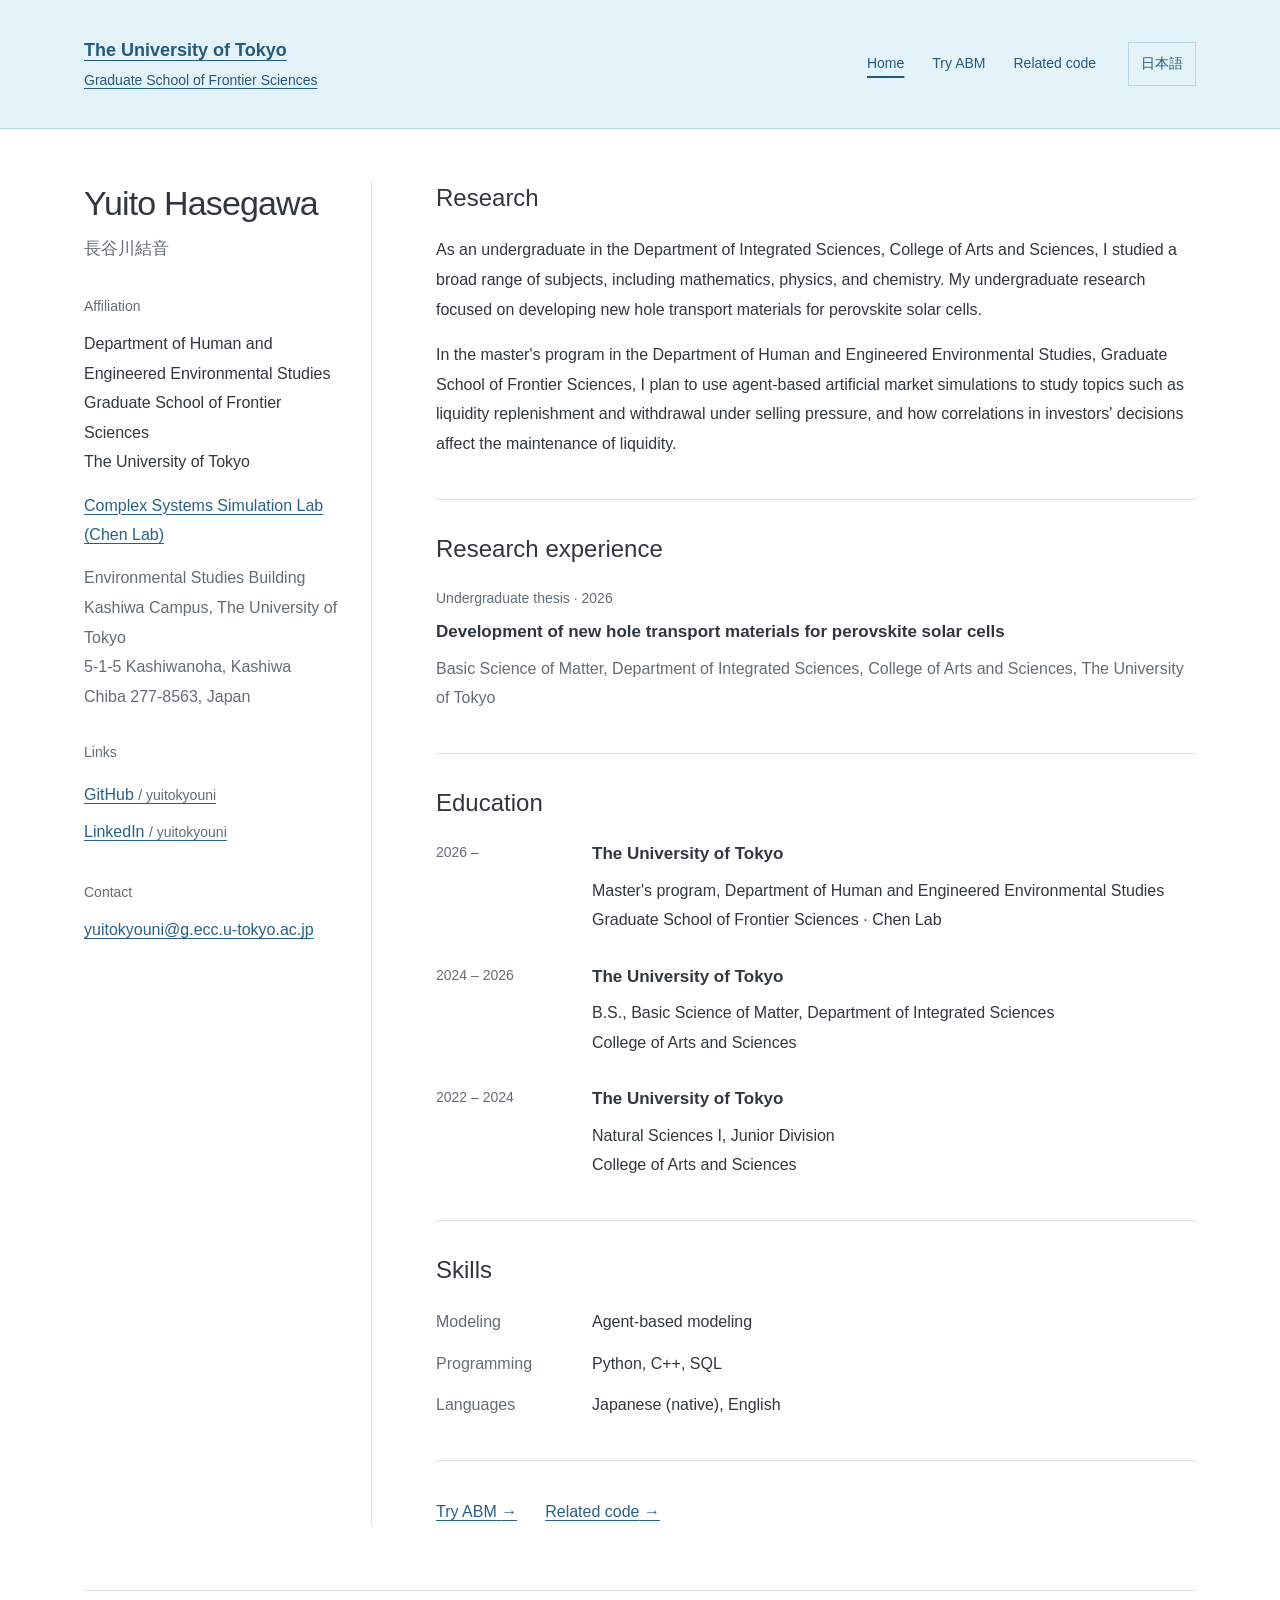
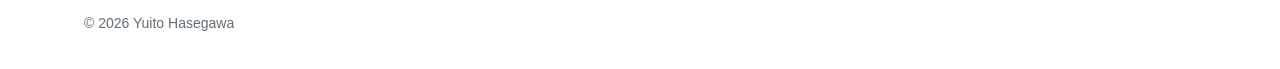
<file: index.html>
<!DOCTYPE html>
<html lang="ja">
<head>
  <meta charset="utf-8">
  <meta name="viewport" content="width=device-width, initial-scale=1">
  <meta name="color-scheme" content="light dark">
  <title data-ja="長谷川結音 | ホーム" data-en="Yuito Hasegawa | Home">長谷川結音 | ホーム</title>
  <meta name="description" content="長谷川結音の研究者プロフィール。人工市場シミュレーション、投資家の判断と流動性の耐久力について。" data-ja="長谷川結音の研究者プロフィール。人工市場シミュレーション、投資家の判断と流動性の耐久力について。" data-en="Yuito Hasegawa: agent-based artificial markets, investor decisions, and liquidity resilience.">
  <link rel="stylesheet" href="assets/style.css?v=20261004-affiliation">
  <script src="assets/main.js?v=20261004-profile" defer></script>
</head>
<body>
  <a class="skip-link" href="#main"><span class="ja">本文へ移動</span><span class="en">Skip to content</span></a>
  <header class="site-header">
    <div class="header-inner page-shell">
      <div class="site-branding">
        <a class="affiliation-link university-link" href="https://www.u-tokyo.ac.jp/"><span class="ja">東京大学</span><span class="en" lang="en">The University of Tokyo</span></a>
        <a class="affiliation-link graduate-school-link" href="https://www.k.u-tokyo.ac.jp/"><span class="ja">大学院新領域創成科学研究科</span><span class="en" lang="en">Graduate School of Frontier Sciences</span></a>
      </div>
      <nav aria-label="メインナビゲーション" data-label-ja="メインナビゲーション" data-label-en="Main navigation">
      <a data-page-link="index.html" href="index.html" aria-current="page"><span class="ja">ホーム</span><span class="en">Home</span></a>
      <a data-page-link="abm/index.html" href="abm/index.html"><span class="ja">ABMを試す</span><span class="en">Try ABM</span></a>
      <a data-page-link="research.html" href="research.html"><span class="ja">関連するコード</span><span class="en">Related code</span></a>
      </nav>
      <button id="lang" type="button" hidden aria-label="Switch to English"><span class="ja" lang="en">English</span><span class="en" lang="ja">日本語</span></button>
    </div>
  </header>
  <div class="page-shell"><div class="profile-layout">
    <aside class="profile" aria-labelledby="profile-name">
      <h1 id="profile-name"><span class="ja">長谷川結音</span><span class="en">Yuito Hasegawa</span></h1>
      <p class="name-secondary"><span class="ja" lang="en">Yuito Hasegawa</span><span class="en" lang="ja">長谷川結音</span></p>
      <section class="profile-section" aria-labelledby="affiliation-heading">
        <h2 id="affiliation-heading"><span class="ja">所属</span><span class="en">Affiliation</span></h2>
        <p><span class="ja">東京大学大学院<br>新領域創成科学研究科<br>人間環境学専攻</span><span class="en">Department of Human and Engineered Environmental Studies<br>Graduate School of Frontier Sciences<br>The University of Tokyo</span></p>
        <p><a href="http://www.scslab.k.u-tokyo.ac.jp/" class="ja">複雑系シミュレーション研究室<br>（陳研究室）</a><a href="http://www.scslab.k.u-tokyo.ac.jp/" class="en">Complex Systems Simulation Lab<br>(Chen Lab)</a></p>
        <p class="muted"><span class="ja">〒277-8563<br>千葉県柏市柏の葉5-1-5<br>東京大学柏キャンパス<br>新領域環境棟</span><span class="en">Environmental Studies Building<br>Kashiwa Campus, The University of Tokyo<br>5-1-5 Kashiwanoha, Kashiwa<br>Chiba 277-8563, Japan</span></p>
      </section>
      <section class="profile-section" aria-labelledby="links-heading">
        <h2 id="links-heading"><span class="ja">リンク</span><span class="en">Links</span></h2>
        <ul class="profile-links">
          <li><a href="https://github.com/yuitokyouni">GitHub <span class="muted">/ yuitokyouni</span></a></li>
          <li><a href="https://www.linkedin.com/in/yuitokyouni/">LinkedIn <span class="muted">/ yuitokyouni</span></a></li>
        </ul>
      </section>
      <section class="profile-section" aria-labelledby="contact-heading">
        <h2 id="contact-heading"><span class="ja">連絡先</span><span class="en">Contact</span></h2>
        <p><a href="mailto:yuitokyouni@g.ecc.u-tokyo.ac.jp">yuitokyouni@g.ecc.u-tokyo.ac.jp</a></p>
      </section>
    </aside>
    <main id="main" tabindex="-1">
      <section id="research" class="content-section" aria-labelledby="overview-heading">
        <h2 id="overview-heading"><span class="ja">研究</span><span class="en">Research</span></h2>
        <p><span class="ja">学部では教養学部統合自然科学科で数学物理化学などを幅広く学び、卒業研究ではペロブスカイト太陽電池における新規正孔輸送材料の開発に取り組みました。</span><span class="en">As an undergraduate in the Department of Integrated Sciences, College of Arts and Sciences, I studied a broad range of subjects, including mathematics, physics, and chemistry. My undergraduate research focused on developing new hole transport materials for perovskite solar cells.</span></p>
        <p><span class="ja">修士課程では新領域創成科学研究科 人間環境学専攻に所属し、エージェントベースモデルを用いた人工市場シミュレーションで、売り圧力に対する流動性の補充・撤退と、投資家の判断の相関が流動性の維持に与える影響といったテーマについて研究する予定です。</span><span class="en">In the master's program in the Department of Human and Engineered Environmental Studies, Graduate School of Frontier Sciences, I plan to use agent-based artificial market simulations to study topics such as liquidity replenishment and withdrawal under selling pressure, and how correlations in investors' decisions affect the maintenance of liquidity.</span></p>
      </section>
      <section id="research-experience" class="content-section" aria-labelledby="experience-heading">
        <h2 id="experience-heading"><span class="ja">研究経験</span><span class="en">Research experience</span></h2>
        <article class="research-entry">
          <p class="entry-meta"><span class="ja">卒業論文 · 2026年</span><span class="en">Undergraduate thesis · 2026</span></p>
          <h3><span class="ja">ペロブスカイト太陽電池における新規正孔輸送材料の開発</span><span class="en">Development of new hole transport materials for perovskite solar cells</span></h3>
          <p class="muted"><span class="ja">東京大学 教養学部 統合自然科学科 物質基礎科学コース</span><span class="en">Basic Science of Matter, Department of Integrated Sciences, College of Arts and Sciences, The University of Tokyo</span></p>
        </article>
      </section>
      <section id="education" class="content-section" aria-labelledby="education-heading">
        <h2 id="education-heading"><span class="ja">学歴</span><span class="en">Education</span></h2>
        <ol class="education-list">
          <li>
            <p class="entry-meta"><span class="ja">2026年 –</span><span class="en">2026 –</span></p>
            <div><h3><span class="ja">東京大学大学院</span><span class="en">The University of Tokyo</span></h3><p><span class="ja">新領域創成科学研究科 人間環境学専攻<br>修士課程 · 陳研究室</span><span class="en">Master's program, Department of Human and Engineered Environmental Studies<br>Graduate School of Frontier Sciences · Chen Lab</span></p></div>
          </li>
          <li>
            <p class="entry-meta"><span class="ja">2024年 – 2026年</span><span class="en">2024 – 2026</span></p>
            <div><h3><span class="ja">東京大学</span><span class="en">The University of Tokyo</span></h3><p><span class="ja">教養学部 統合自然科学科 物質基礎科学コース<br>学士</span><span class="en">B.S., Basic Science of Matter, Department of Integrated Sciences<br>College of Arts and Sciences</span></p></div>
          </li>
          <li>
            <p class="entry-meta"><span class="ja">2022年 – 2024年</span><span class="en">2022 – 2024</span></p>
            <div><h3><span class="ja">東京大学</span><span class="en">The University of Tokyo</span></h3><p><span class="ja">教養学部 理科一類</span><span class="en">Natural Sciences I, Junior Division<br>College of Arts and Sciences</span></p></div>
          </li>
        </ol>
      </section>
      <section id="skills" class="content-section" aria-labelledby="skills-heading">
        <h2 id="skills-heading"><span class="ja">スキル</span><span class="en">Skills</span></h2>
        <dl class="skills-list">
          <div><dt><span class="ja">モデリング</span><span class="en">Modeling</span></dt><dd><span class="ja">エージェントベースモデル</span><span class="en">Agent-based modeling</span></dd></div>
          <div><dt><span class="ja">プログラミング</span><span class="en">Programming</span></dt><dd>Python, C++, SQL</dd></div>
          <div><dt><span class="ja">語学</span><span class="en">Languages</span></dt><dd><span class="ja">日本語（母語）、英語</span><span class="en">Japanese (native), English</span></dd></div>
        </dl>
      </section>
      <section class="content-section" aria-label="研究の関連リンク" data-label-ja="研究の関連リンク" data-label-en="Research resources">
        <div class="inline-links">
          <a class="text-link" data-page-link="abm/index.html" href="abm/index.html"><span class="ja">ABMを試す</span><span class="en">Try ABM</span> <span aria-hidden="true">→</span></a>
          <a class="text-link" data-page-link="research.html" href="research.html"><span class="ja">関連するコード</span><span class="en">Related code</span> <span aria-hidden="true">→</span></a>
        </div>
      </section>
    </main>
  </div></div>
  <div class="page-shell"><footer class="site-footer"><p>© <span class="year">2026</span> <span class="ja">長谷川結音</span><span class="en">Yuito Hasegawa</span></p></footer></div>
</body>
</html>
</file>
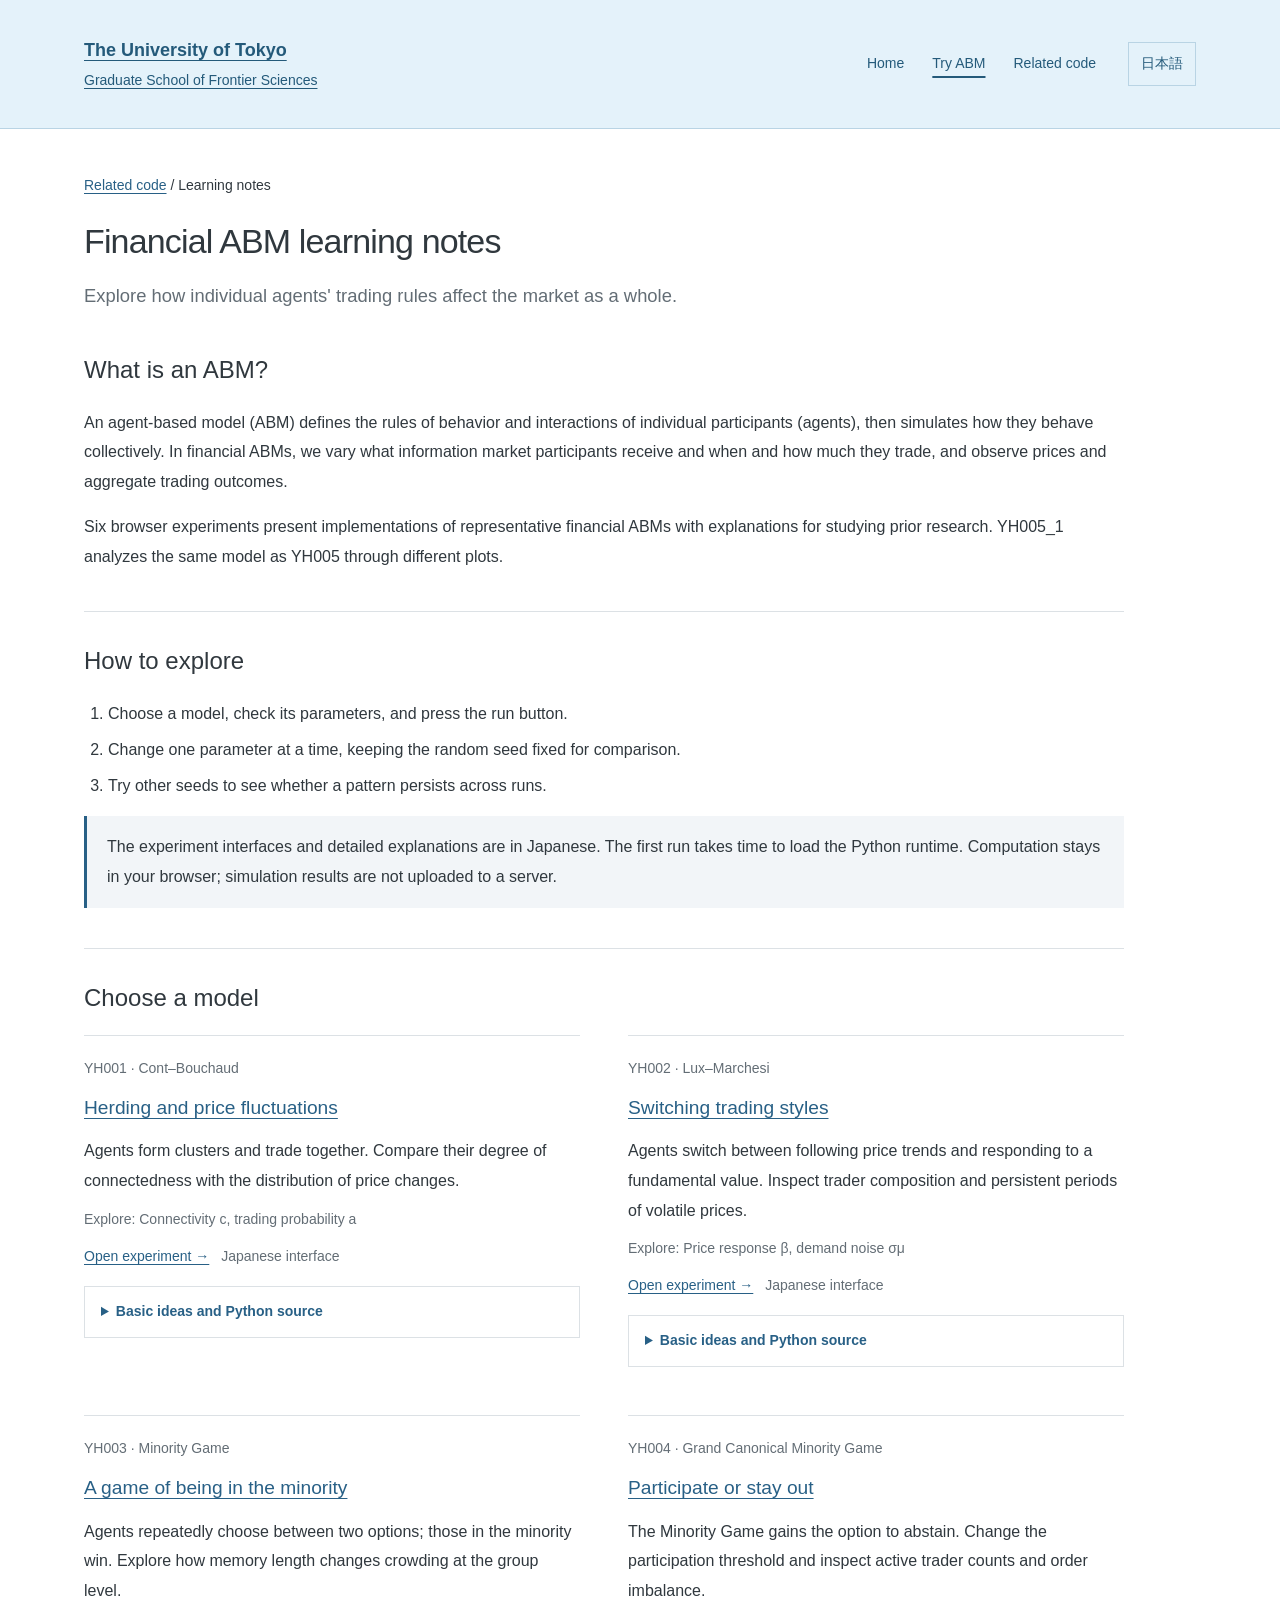
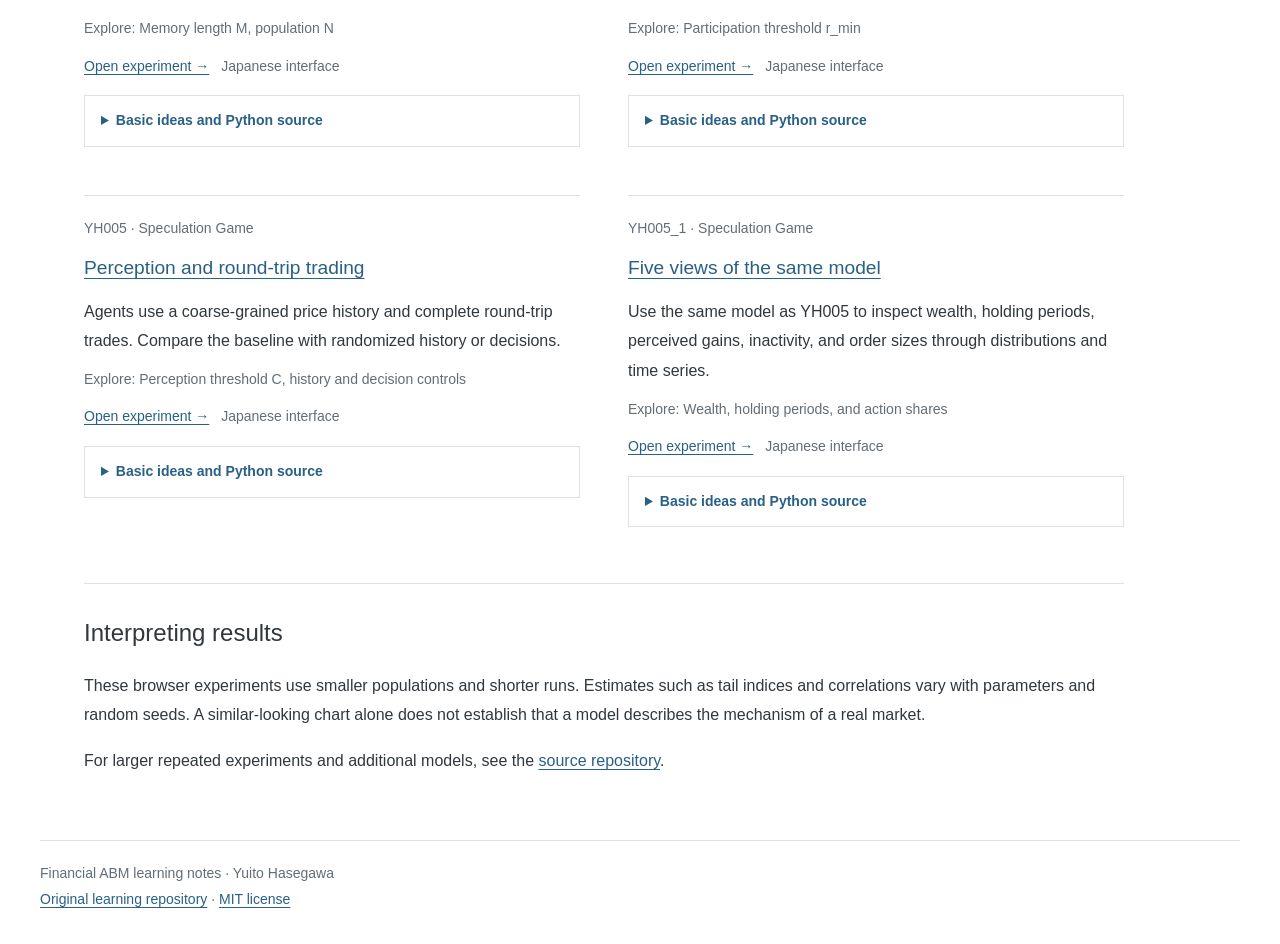
<file: abm/index.html>
<!DOCTYPE html>
<html lang="ja"><head><meta charset="utf-8"><meta name="viewport" content="width=device-width, initial-scale=1"><meta name="color-scheme" content="light dark">
<title data-ja="金融 ABM 学習ノート | 長谷川結音" data-en="Financial ABM learning notes | Yuito Hasegawa">金融 ABM 学習ノート | 長谷川結音</title>
<meta name="description" data-ja="金融市場のエージェントベースモデルを、解説と六つのブラウザ実験で学ぶノート。" data-en="Learning notes on financial agent-based models, with explanations and six browser experiments." content="金融市場のエージェントベースモデルを、解説と六つのブラウザ実験で学ぶノート。">
<link rel="stylesheet" href="../assets/style.css?v=20261004-affiliation"><link rel="stylesheet" href="style.css"><script src="../assets/main.js?v=20261004-profile" defer></script><script src="assets/source-viewer.js" defer></script></head><body>
<a class="skip-link" href="#main"><span class="ja">本文へ移動</span><span class="en" lang="en">Skip to content</span></a>
<header class="site-header"><div class="header-inner page-shell">
  <div class="site-branding">
        <a class="affiliation-link university-link" href="https://www.u-tokyo.ac.jp/"><span class="ja">東京大学</span><span class="en" lang="en">The University of Tokyo</span></a>
        <a class="affiliation-link graduate-school-link" href="https://www.k.u-tokyo.ac.jp/"><span class="ja">大学院新領域創成科学研究科</span><span class="en" lang="en">Graduate School of Frontier Sciences</span></a>
      </div>
  <nav aria-label="サイト内ナビゲーション" data-label-ja="サイト内ナビゲーション" data-label-en="Site navigation"><a data-page-link="../index.html" href="../index.html"><span class="ja">ホーム</span><span class="en" lang="en">Home</span></a><a data-page-link="index.html" href="index.html" aria-current="page"><span class="ja">ABMを試す</span><span class="en" lang="en">Try ABM</span></a><a data-page-link="../research.html" href="../research.html"><span class="ja">関連するコード</span><span class="en" lang="en">Related code</span></a></nav>
  <button id="lang" type="button" hidden aria-label="Switch to English"><span class="ja">English</span><span class="en" lang="en">日本語</span></button>
</div></header>
<main id="main" class="page-shell abm-page" tabindex="-1">
<p class="abm-breadcrumb"><a data-page-link="../research.html" href="../research.html"><span class="ja">関連するコード</span><span class="en" lang="en">Related code</span></a> / <span class="ja">学習ノート</span><span class="en" lang="en">Learning notes</span></p>
<h1><span class="ja">金融 ABM 学習ノート</span><span class="en" lang="en">Financial ABM learning notes</span></h1>
<p class="abm-intro"><span class="ja">個々のエージェントの売買ルールが市場全体に与える影響を考える。</span><span class="en" lang="en">Explore how individual agents' trading rules affect the market as a whole.</span></p>
<section class="content-section"><h2><span class="ja">ABM とは</span><span class="en" lang="en">What is an ABM?</span></h2><p><span class="ja">エージェントベースモデル (ABM) は、一人ひとり参加者 (エージェント) の行動ルールと相互作用を定め、それらの集まりがどのように動くかを計算する方法です。特に金融ABMの文脈では、市場の参加者がどのような情報を受け取りいつどれくらい売買するかを変えながら、価格や取引の集計結果を観察します。</span><span class="en" lang="en">An agent-based model (ABM) defines the rules of behavior and interactions of individual participants (agents), then simulates how they behave collectively. In financial ABMs, we vary what information market participants receive and when and how much they trade, and observe prices and aggregate trading outcomes.</span></p><p><span class="ja">ここでは、代表的な金融ABMを学ぶための実装例を、6つのブラウザ実験として解説と一緒に載せています。YH005_1はYH005と同じモデルを別の図で分析するページです。</span><span class="en" lang="en">Six browser experiments present implementations of representative financial ABMs with explanations for studying prior research. YH005_1 analyzes the same model as YH005 through different plots.</span></p></section>
<section class="content-section"><h2><span class="ja">実験の読み方</span><span class="en" lang="en">How to explore</span></h2><ol class="abm-steps"><li><span class="ja">モデルを選び、パラメータを確認して「シミュレーション実行」を押します。</span><span class="en" lang="en">Choose a model, check its parameters, and press the run button.</span></li><li><span class="ja">まず一つのパラメータだけを変え、同じ乱数シードで比較します。</span><span class="en" lang="en">Change one parameter at a time, keeping the random seed fixed for comparison.</span></li><li><span class="ja">乱数シードも変えて、見えた特徴が一回だけの結果でないか確かめます。</span><span class="en" lang="en">Try other seeds to see whether a pattern persists across runs.</span></li></ol><p class="abm-callout"><span class="ja">操作画面とモデルの詳しい説明は日本語です。初回実行には Python 実行環境の読み込みが必要なため、時間がかかります。ブラウザ内で計算し、サーバーへの結果送信は行いません。</span><span class="en" lang="en">The experiment interfaces and detailed explanations are in Japanese. The first run takes time to load the Python runtime. Computation stays in your browser; simulation results are not uploaded to a server.</span></p></section>
<section class="content-section"><h2><span class="ja">モデルを選ぶ</span><span class="en" lang="en">Choose a model</span></h2><ol class="abm-models"><li><p class="entry-meta">YH001 · Cont–Bouchaud</p><h3><a data-page-link href="yh001.html"><span class="ja">群れと価格変動</span><span class="en" lang="en">Herding and price fluctuations</span></a></h3><p><span class="ja">エージェント同士のつながりからクラスタを作り、同じクラスタの人が一緒に売買します。つながりの強さと、価格変動の分布を見比べます。</span><span class="en" lang="en">Agents form clusters and trade together. Compare their degree of connectedness with the distribution of price changes.</span></p><p class="abm-observe"><span class="ja">見るポイント：連結度 c、取引確率 a</span><span class="en" lang="en">Explore: Connectivity c, trading probability a</span></p><p class="abm-demo-link"><a data-page-link href="yh001.html"><span class="ja">実験を開く →</span><span class="en" lang="en">Open experiment →</span></a> <span class="muted"><span class="ja">日本語の操作画面</span><span class="en" lang="en">Japanese interface</span></span></p>
<details class="abm-explanation" id="guide-yh001">
  <summary><span class="ja">基本の考え方・Python元コード</span><span class="en" lang="en">Basic ideas and Python source</span></summary>
  <div class="abm-explanation-body">
    <h4><span class="ja">基本の考え方</span><span class="en" lang="en">Basic idea</span></h4>
    <p><span class="ja">個々の投資家ではなく、つながった「群れ」が一緒に注文を出すモデルです。大きな群れの行動が、大きな価格変動につながる仕組みを考えます。</span><span class="en" lang="en">Connected groups of investors place orders together. The model explores how the actions of a large group can produce a large price change.</span></p>
    <h4><span class="ja">計算の流れ</span><span class="en" lang="en">Simulation flow</span></h4>
    <ol><li><span class="ja">毎ステップ、N人を確率 c/N でつなぎ、連結したクラスタを求めます。</span><span class="en" lang="en">At each step, connect N agents with probability c/N and find connected clusters.</span></li><li><span class="ja">クラスタごとに、確率 a で買い、確率 a で売り、確率 1−2a で待機を選びます。注文量はクラスタの人数です。</span><span class="en" lang="en">Each cluster buys with probability a, sells with probability a, and waits with probability 1−2a. Order size equals cluster size.</span></li><li><span class="ja">人数で重みづけした注文の合計 D を計算し、価格変化を Δx = D/λ とします。ブラウザ版では λ = 1 です。</span><span class="en" lang="en">Sum orders weighted by cluster size to obtain D, then set the price change to Δx = D/λ. The browser fixes λ = 1.</span></li></ol>
    <h4><span class="ja">パラメータと見るポイント</span><span class="en" lang="en">Parameters and observations</span></h4>
    <p><span class="ja">c を変えてクラスタサイズ分布と価格変化の分布を比較します。a は各クラスタの売買頻度を変えます。</span><span class="en" lang="en">Vary c to compare cluster sizes and price-change distributions. Parameter a changes how often each cluster trades.</span></p>
    <h4><span class="ja">Python元コード</span><span class="en" lang="en">Python source</span></h4>
    <p><span class="ja">モデル本体はこのブラウザ実験が読み込むファイルです。「元の実行入口」は元リポジトリの main 関数または実行ブロックを含むスクリプトで、全文を変更せず掲載しています。</span><span class="en" lang="en">The model core files are used by this browser experiment. Original entry scripts are reproduced in full, unchanged, including their main function or execution block.</span></p>
    <p><span class="ja">元の実行入口を手元で実行するには、元リポジトリの補助ファイルと依存パッケージも必要です。掲載コードの設定や記述は元の実験時点のもので、ブラウザ版の設定・実行結果とは異なります。</span><span class="en" lang="en">Running the original entry scripts also requires helper files and dependencies from the source repository. Their settings and comments describe the original experiments and differ from the browser settings and results.</span></p>
    <details class="abm-source" data-source-url="models/YH001/model.py">
  <summary><span class="ja">モデル本体</span><span class="en" lang="en">Model core</span> · <code>YH001/model.py</code></summary>
  <p><a href="models/YH001/model.py"><span class="ja">ファイルを開く</span><span class="en" lang="en">Open file</span></a> · <a href="models/YH001/model.py" download><span class="ja">ダウンロード</span><span class="en" lang="en">Download</span></a></p>
  <p class="source-status" role="status" aria-live="polite" hidden></p>
  <button class="source-retry" type="button" hidden><span class="ja">再試行</span><span class="en" lang="en">Retry</span></button>
  <noscript><p><span class="ja">ページ内のコード表示にはJavaScriptが必要です。上のリンクから元ファイルを読めます。</span><span class="en" lang="en">Inline source display requires JavaScript. Read the file using the link above.</span></p></noscript>
  <pre tabindex="0" aria-label="Python元コード" data-label-ja="Python元コード" data-label-en="Python source" hidden><code></code></pre>
</details>
<details class="abm-source" data-source-url="models/YH001/run_simulation.py">
  <summary><span class="ja">元の実行入口（main）</span><span class="en" lang="en">Original entry point (main)</span> · <code>YH001/run_simulation.py</code></summary>
  <p><a href="models/YH001/run_simulation.py"><span class="ja">ファイルを開く</span><span class="en" lang="en">Open file</span></a> · <a href="models/YH001/run_simulation.py" download><span class="ja">ダウンロード</span><span class="en" lang="en">Download</span></a></p>
  <p class="source-status" role="status" aria-live="polite" hidden></p>
  <button class="source-retry" type="button" hidden><span class="ja">再試行</span><span class="en" lang="en">Retry</span></button>
  <noscript><p><span class="ja">ページ内のコード表示にはJavaScriptが必要です。上のリンクから元ファイルを読めます。</span><span class="en" lang="en">Inline source display requires JavaScript. Read the file using the link above.</span></p></noscript>
  <pre tabindex="0" aria-label="Python元コード" data-label-ja="Python元コード" data-label-en="Python source" hidden><code></code></pre>
</details>

    <p><a href="https://github.com/yuitokyouni/financial-abm-lab/tree/34492e2b954e38f96f81f1f251434fe232f3548a/imported/speculation-game-info/experiments/YH001"><span class="ja">元リポジトリのコード・参考文献</span><span class="en" lang="en">Original code and references</span></a> · <a href="LICENSE">MIT license</a></p>
  </div>
</details>
</li><li><p class="entry-meta">YH002 · Lux–Marchesi</p><h3><a data-page-link href="yh002.html"><span class="ja">取引スタイルの切り替え</span><span class="en" lang="en">Switching trading styles</span></a></h3><p><span class="ja">価格のトレンドを追う人と、基準価格とのずれを見る人が行動を切り替えます。参加者の構成と、値動きの荒さが続く様子を調べます。</span><span class="en" lang="en">Agents switch between following price trends and responding to a fundamental value. Inspect trader composition and persistent periods of volatile prices.</span></p><p class="abm-observe"><span class="ja">見るポイント：価格反応 β、注文の雑音 σμ</span><span class="en" lang="en">Explore: Price response β, demand noise σμ</span></p><p class="abm-demo-link"><a data-page-link href="yh002.html"><span class="ja">実験を開く →</span><span class="en" lang="en">Open experiment →</span></a> <span class="muted"><span class="ja">日本語の操作画面</span><span class="en" lang="en">Japanese interface</span></span></p>
<details class="abm-explanation" id="guide-yh002">
  <summary><span class="ja">基本の考え方・Python元コード</span><span class="en" lang="en">Basic ideas and Python source</span></summary>
  <div class="abm-explanation-body">
    <h4><span class="ja">基本の考え方</span><span class="en" lang="en">Basic idea</span></h4>
    <p><span class="ja">楽観・悲観のトレンド派（chartist）と、一定の基準価格を見る価値派（fundamentalist）が共存します。他の参加者の意見や収益の比較によって所属を変え、参加者の構成と価格が互いに影響します。</span><span class="en" lang="en">Optimistic and pessimistic chartists coexist with fundamentalists who use a fixed fundamental value. Agents switch groups based on opinions and relative profitability, coupling market composition and prices.</span></p>
    <h4><span class="ja">計算の流れ</span><span class="en" lang="en">Simulation flow</span></h4>
    <ol><li><span class="ja">価格のトレンドとトレンド派内の意見の偏りから、楽観・悲観の切り替え確率を計算します。</span><span class="en" lang="en">Use the price trend and chartist sentiment to calculate opinion-switching probabilities.</span></li><li><span class="ja">収益の比較と基準価格からのずれを使い、トレンド派と価値派の切り替えを計算します。</span><span class="en" lang="en">Use relative profitability and deviation from the fundamental value to switch between chartists and fundamentalists.</span></li><li><span class="ja">各集団の注文と雑音 μ を合計し、β に応じた確率で価格を上下に一単位動かします。内部100ステップごとに結果を記録します。</span><span class="en" lang="en">Aggregate group demand and noise μ, then move the price by one tick with probabilities controlled by β. Record results every 100 internal steps.</span></li></ol>
    <h4><span class="ja">パラメータと見るポイント</span><span class="en" lang="en">Parameters and observations</span></h4>
    <p><span class="ja">z はトレンド派の割合です。z の時系列とリターン・絶対リターンの自己相関を比べます。σμ は注文の雑音の大きさで、基準価格そのものを動かす設定ではありません。</span><span class="en" lang="en">z is the chartist share. Compare its time series with return and absolute-return autocorrelations. σμ controls demand noise; the fundamental value stays fixed.</span></p>
    <h4><span class="ja">Python元コード</span><span class="en" lang="en">Python source</span></h4>
    <p><span class="ja">モデル本体はこのブラウザ実験が読み込むファイルです。「元の実行入口」は元リポジトリの main 関数または実行ブロックを含むスクリプトで、全文を変更せず掲載しています。</span><span class="en" lang="en">The model core files are used by this browser experiment. Original entry scripts are reproduced in full, unchanged, including their main function or execution block.</span></p>
    <p><span class="ja">元の実行入口を手元で実行するには、元リポジトリの補助ファイルと依存パッケージも必要です。掲載コードの設定や記述は元の実験時点のもので、ブラウザ版の設定・実行結果とは異なります。</span><span class="en" lang="en">Running the original entry scripts also requires helper files and dependencies from the source repository. Their settings and comments describe the original experiments and differ from the browser settings and results.</span></p>
    <details class="abm-source" data-source-url="models/YH002/model.py">
  <summary><span class="ja">モデル本体（Params・step・simulate）</span><span class="en" lang="en">Model core (Params, step, simulate)</span> · <code>YH002/model.py</code></summary>
  <p><a href="models/YH002/model.py"><span class="ja">ファイルを開く</span><span class="en" lang="en">Open file</span></a> · <a href="models/YH002/model.py" download><span class="ja">ダウンロード</span><span class="en" lang="en">Download</span></a></p>
  <p class="source-status" role="status" aria-live="polite" hidden></p>
  <button class="source-retry" type="button" hidden><span class="ja">再試行</span><span class="en" lang="en">Retry</span></button>
  <noscript><p><span class="ja">ページ内のコード表示にはJavaScriptが必要です。上のリンクから元ファイルを読めます。</span><span class="en" lang="en">Inline source display requires JavaScript. Read the file using the link above.</span></p></noscript>
  <pre tabindex="0" aria-label="Python元コード" data-label-ja="Python元コード" data-label-en="Python source" hidden><code></code></pre>
</details>
<details class="abm-source" data-source-url="models/YH002/run_simulation.py">
  <summary><span class="ja">元の実行入口（main）</span><span class="en" lang="en">Original entry point (main)</span> · <code>YH002/run_simulation.py</code></summary>
  <p><a href="models/YH002/run_simulation.py"><span class="ja">ファイルを開く</span><span class="en" lang="en">Open file</span></a> · <a href="models/YH002/run_simulation.py" download><span class="ja">ダウンロード</span><span class="en" lang="en">Download</span></a></p>
  <p class="source-status" role="status" aria-live="polite" hidden></p>
  <button class="source-retry" type="button" hidden><span class="ja">再試行</span><span class="en" lang="en">Retry</span></button>
  <noscript><p><span class="ja">ページ内のコード表示にはJavaScriptが必要です。上のリンクから元ファイルを読めます。</span><span class="en" lang="en">Inline source display requires JavaScript. Read the file using the link above.</span></p></noscript>
  <pre tabindex="0" aria-label="Python元コード" data-label-ja="Python元コード" data-label-en="Python source" hidden><code></code></pre>
</details>

    <p><a href="https://github.com/yuitokyouni/financial-abm-lab/tree/34492e2b954e38f96f81f1f251434fe232f3548a/imported/speculation-game-info/experiments/YH002"><span class="ja">元リポジトリのコード・参考文献</span><span class="en" lang="en">Original code and references</span></a> · <a href="LICENSE">MIT license</a></p>
  </div>
</details>
</li><li><p class="entry-meta">YH003 · Minority Game</p><h3><a data-page-link href="yh003.html"><span class="ja">少数派に入るゲーム</span><span class="en" lang="en">A game of being in the minority</span></a></h3><p><span class="ja">全員が二択を繰り返し、少数側を選んだ人が勝ちます。過去の記憶を長くすることが、集団の混雑にどう影響するかを試します。</span><span class="en" lang="en">Agents repeatedly choose between two options; those in the minority win. Explore how memory length changes crowding at the group level.</span></p><p class="abm-observe"><span class="ja">見るポイント：記憶長 M、人数 N</span><span class="en" lang="en">Explore: Memory length M, population N</span></p><p class="abm-demo-link"><a data-page-link href="yh003.html"><span class="ja">実験を開く →</span><span class="en" lang="en">Open experiment →</span></a> <span class="muted"><span class="ja">日本語の操作画面</span><span class="en" lang="en">Japanese interface</span></span></p>
<details class="abm-explanation" id="guide-yh003">
  <summary><span class="ja">基本の考え方・Python元コード</span><span class="en" lang="en">Basic ideas and Python source</span></summary>
  <div class="abm-explanation-body">
    <h4><span class="ja">基本の考え方</span><span class="en" lang="en">Basic idea</span></h4>
    <p><span class="ja">全員が二つの選択肢から一つを選び、人数の少ない側が勝つゲームです。各人は過去の勝ち側から次の選択を予測しますが、皆が同じ予測をすると混雑して負けます。</span><span class="en" lang="en">Agents choose between two options, and the minority wins. Each predicts its next choice from past winners, but a shared prediction can become crowded and lose.</span></p>
    <h4><span class="ja">計算の流れ</span><span class="en" lang="en">Simulation flow</span></h4>
    <ol><li><span class="ja">各人にS個の戦略を配ります。各戦略は、過去M期の勝ち履歴（2^M通り）を ±1 の行動に対応づけます。</span><span class="en" lang="en">Give each agent S strategies mapping the past M winning outcomes (2^M histories) to an action of ±1.</span></li><li><span class="ja">仮想スコアが最も高い戦略を選びます。同点は乱数で決め、全員の行動から少数側を求めます。</span><span class="en" lang="en">Choose the strategy with the highest virtual score, break ties randomly, and determine the minority from all actions.</span></li><li><span class="ja">使わなかった戦略も含め、勝ち側を予測した戦略に得点を加えます。勝ち側を履歴に追加して次の期へ進みます。</span><span class="en" lang="en">Reward all strategies that predicted the winning side, including unused strategies, then append the winner to the history.</span></li></ol>
    <h4><span class="ja">パラメータと見るポイント</span><span class="en" lang="en">Parameters and observations</span></h4>
    <p><span class="ja">α = 2^M/N と、注文の偏り 2A−N の分散をNで割った σ²/N を見ます。独立なランダム選択の参照値は1です。価格を生成するモデルではありません。</span><span class="en" lang="en">Inspect α = 2^M/N and σ²/N, the variance of the imbalance 2A−N divided by N. Independent random choices give a reference of 1. This model does not generate prices.</span></p>
    <h4><span class="ja">Python元コード</span><span class="en" lang="en">Python source</span></h4>
    <p><span class="ja">モデル本体はこのブラウザ実験が読み込むファイルです。「元の実行入口」は元リポジトリの main 関数または実行ブロックを含むスクリプトで、全文を変更せず掲載しています。</span><span class="en" lang="en">The model core files are used by this browser experiment. Original entry scripts are reproduced in full, unchanged, including their main function or execution block.</span></p>
    <p><span class="ja">元の実行入口を手元で実行するには、元リポジトリの補助ファイルと依存パッケージも必要です。掲載コードの設定や記述は元の実験時点のもので、ブラウザ版の設定・実行結果とは異なります。</span><span class="en" lang="en">Running the original entry scripts also requires helper files and dependencies from the source repository. Their settings and comments describe the original experiments and differ from the browser settings and results.</span></p>
    <details class="abm-source" data-source-url="models/YH003/model.py">
  <summary><span class="ja">モデル本体（戦略選択・学習）</span><span class="en" lang="en">Model core (strategy selection and learning)</span> · <code>YH003/model.py</code></summary>
  <p><a href="models/YH003/model.py"><span class="ja">ファイルを開く</span><span class="en" lang="en">Open file</span></a> · <a href="models/YH003/model.py" download><span class="ja">ダウンロード</span><span class="en" lang="en">Download</span></a></p>
  <p class="source-status" role="status" aria-live="polite" hidden></p>
  <button class="source-retry" type="button" hidden><span class="ja">再試行</span><span class="en" lang="en">Retry</span></button>
  <noscript><p><span class="ja">ページ内のコード表示にはJavaScriptが必要です。上のリンクから元ファイルを読めます。</span><span class="en" lang="en">Inline source display requires JavaScript. Read the file using the link above.</span></p></noscript>
  <pre tabindex="0" aria-label="Python元コード" data-label-ja="Python元コード" data-label-en="Python source" hidden><code></code></pre>
</details>
<details class="abm-source" data-source-url="models/YH003/run_simulation.py">
  <summary><span class="ja">元の実行入口（main）</span><span class="en" lang="en">Original entry point (main)</span> · <code>YH003/run_simulation.py</code></summary>
  <p><a href="models/YH003/run_simulation.py"><span class="ja">ファイルを開く</span><span class="en" lang="en">Open file</span></a> · <a href="models/YH003/run_simulation.py" download><span class="ja">ダウンロード</span><span class="en" lang="en">Download</span></a></p>
  <p class="source-status" role="status" aria-live="polite" hidden></p>
  <button class="source-retry" type="button" hidden><span class="ja">再試行</span><span class="en" lang="en">Retry</span></button>
  <noscript><p><span class="ja">ページ内のコード表示にはJavaScriptが必要です。上のリンクから元ファイルを読めます。</span><span class="en" lang="en">Inline source display requires JavaScript. Read the file using the link above.</span></p></noscript>
  <pre tabindex="0" aria-label="Python元コード" data-label-ja="Python元コード" data-label-en="Python source" hidden><code></code></pre>
</details>

    <p><a href="https://github.com/yuitokyouni/financial-abm-lab/tree/34492e2b954e38f96f81f1f251434fe232f3548a/imported/speculation-game-info/experiments/YH003"><span class="ja">元リポジトリのコード・参考文献</span><span class="en" lang="en">Original code and references</span></a> · <a href="LICENSE">MIT license</a></p>
  </div>
</details>
</li><li><p class="entry-meta">YH004 · Grand Canonical Minority Game</p><h3><a data-page-link href="yh004.html"><span class="ja">参加する・見送る</span><span class="en" lang="en">Participate or stay out</span></a></h3><p><span class="ja">少数派ゲームに、取引を見送る選択肢を加えます。参加の基準を変え、市場に出てくる人数と注文の偏りを見ます。</span><span class="en" lang="en">The Minority Game gains the option to abstain. Change the participation threshold and inspect active trader counts and order imbalance.</span></p><p class="abm-observe"><span class="ja">見るポイント：参加閾値 r_min</span><span class="en" lang="en">Explore: Participation threshold r_min</span></p><p class="abm-demo-link"><a data-page-link href="yh004.html"><span class="ja">実験を開く →</span><span class="en" lang="en">Open experiment →</span></a> <span class="muted"><span class="ja">日本語の操作画面</span><span class="en" lang="en">Japanese interface</span></span></p>
<details class="abm-explanation" id="guide-yh004">
  <summary><span class="ja">基本の考え方・Python元コード</span><span class="en" lang="en">Basic ideas and Python source</span></summary>
  <div class="abm-explanation-body">
    <h4><span class="ja">基本の考え方</span><span class="en" lang="en">Basic idea</span></h4>
    <p><span class="ja">少数派ゲームに「参加を見送る」を加えます。過去の成績が十分よいときだけ取引するため、毎期の参加者数も市場の状態に応じて変わります。</span><span class="en" lang="en">Add the option to abstain to the Minority Game. Agents trade only when recent performance is good enough, making the number of active participants change with the market.</span></p>
    <h4><span class="ja">計算の流れ</span><span class="en" lang="en">Simulation flow</span></h4>
    <ol><li><span class="ja">各戦略の予測が当たれば +1、外れれば −1 とし、直近 T_win 期の成績だけを保持します。</span><span class="en" lang="en">Score each strategy +1 for a correct prediction and −1 otherwise, retaining only the last T_win periods.</span></li><li><span class="ja">最良戦略のスコアが r_min を厳密に超えた人だけ ±1 の行動をとり、それ以外は0（不参加）にします。</span><span class="en" lang="en">Agents act as ±1 only when their best strategy score strictly exceeds r_min; otherwise their action is 0 (abstain).</span></li><li><span class="ja">参加者の注文から少数側を求め、戦略スコアと履歴を更新します。古い得点を窓から取り除きます。</span><span class="en" lang="en">Determine the minority from active orders, update strategy scores and history, and remove expired scores from the window.</span></li></ol>
    <h4><span class="ja">パラメータと見るポイント</span><span class="en" lang="en">Parameters and observations</span></h4>
    <p><span class="ja">r_min を上げ下げし、参加者数の平均・変動と注文の偏りを比べます。ブラウザ版は固定閾値を使い、モデル本体には成績とリスクに応じた動的閾値もあります。</span><span class="en" lang="en">Vary r_min to compare active counts, their fluctuations, and order imbalance. The browser uses a fixed threshold; the core also supports a performance- and risk-based threshold.</span></p>
    <h4><span class="ja">Python元コード</span><span class="en" lang="en">Python source</span></h4>
    <p><span class="ja">モデル本体はこのブラウザ実験が読み込むファイルです。「元の実行入口」は元リポジトリの main 関数または実行ブロックを含むスクリプトで、全文を変更せず掲載しています。</span><span class="en" lang="en">The model core files are used by this browser experiment. Original entry scripts are reproduced in full, unchanged, including their main function or execution block.</span></p>
    <p><span class="ja">元の実行入口を手元で実行するには、元リポジトリの補助ファイルと依存パッケージも必要です。掲載コードの設定や記述は元の実験時点のもので、ブラウザ版の設定・実行結果とは異なります。</span><span class="en" lang="en">Running the original entry scripts also requires helper files and dependencies from the source repository. Their settings and comments describe the original experiments and differ from the browser settings and results.</span></p>
    <details class="abm-source" data-source-url="models/YH004/model.py">
  <summary><span class="ja">モデル本体（参加判定・窓付きスコア）</span><span class="en" lang="en">Model core (participation and rolling scores)</span> · <code>YH004/model.py</code></summary>
  <p><a href="models/YH004/model.py"><span class="ja">ファイルを開く</span><span class="en" lang="en">Open file</span></a> · <a href="models/YH004/model.py" download><span class="ja">ダウンロード</span><span class="en" lang="en">Download</span></a></p>
  <p class="source-status" role="status" aria-live="polite" hidden></p>
  <button class="source-retry" type="button" hidden><span class="ja">再試行</span><span class="en" lang="en">Retry</span></button>
  <noscript><p><span class="ja">ページ内のコード表示にはJavaScriptが必要です。上のリンクから元ファイルを読めます。</span><span class="en" lang="en">Inline source display requires JavaScript. Read the file using the link above.</span></p></noscript>
  <pre tabindex="0" aria-label="Python元コード" data-label-ja="Python元コード" data-label-en="Python source" hidden><code></code></pre>
</details>
<details class="abm-source" data-source-url="models/YH004/run_simulation.py">
  <summary><span class="ja">元の実行入口（main）</span><span class="en" lang="en">Original entry point (main)</span> · <code>YH004/run_simulation.py</code></summary>
  <p><a href="models/YH004/run_simulation.py"><span class="ja">ファイルを開く</span><span class="en" lang="en">Open file</span></a> · <a href="models/YH004/run_simulation.py" download><span class="ja">ダウンロード</span><span class="en" lang="en">Download</span></a></p>
  <p class="source-status" role="status" aria-live="polite" hidden></p>
  <button class="source-retry" type="button" hidden><span class="ja">再試行</span><span class="en" lang="en">Retry</span></button>
  <noscript><p><span class="ja">ページ内のコード表示にはJavaScriptが必要です。上のリンクから元ファイルを読めます。</span><span class="en" lang="en">Inline source display requires JavaScript. Read the file using the link above.</span></p></noscript>
  <pre tabindex="0" aria-label="Python元コード" data-label-ja="Python元コード" data-label-en="Python source" hidden><code></code></pre>
</details>

    <p><a href="https://github.com/yuitokyouni/financial-abm-lab/tree/34492e2b954e38f96f81f1f251434fe232f3548a/imported/speculation-game-info/experiments/YH004"><span class="ja">元リポジトリのコード・参考文献</span><span class="en" lang="en">Original code and references</span></a> · <a href="LICENSE">MIT license</a></p>
  </div>
</details>
</li><li><p class="entry-meta">YH005 · Speculation Game</p><h3><a data-page-link href="yh005.html"><span class="ja">認知と往復売買</span><span class="en" lang="en">Perception and round-trip trading</span></a></h3><p><span class="ja">粗く認識した価格履歴を使い、ポジションを開いてから閉じるまでを一組として売買します。履歴や意思決定をランダム化する比較条件も試せます。</span><span class="en" lang="en">Agents use a coarse-grained price history and complete round-trip trades. Compare the baseline with randomized history or decisions.</span></p><p class="abm-observe"><span class="ja">見るポイント：認知閾値 C、履歴・意思決定の比較条件</span><span class="en" lang="en">Explore: Perception threshold C, history and decision controls</span></p><p class="abm-demo-link"><a data-page-link href="yh005.html"><span class="ja">実験を開く →</span><span class="en" lang="en">Open experiment →</span></a> <span class="muted"><span class="ja">日本語の操作画面</span><span class="en" lang="en">Japanese interface</span></span></p>
<details class="abm-explanation" id="guide-yh005">
  <summary><span class="ja">基本の考え方・Python元コード</span><span class="en" lang="en">Basic ideas and Python source</span></summary>
  <div class="abm-explanation-body">
    <h4><span class="ja">基本の考え方</span><span class="en" lang="en">Basic idea</span></h4>
    <p><span class="ja">価格変化を五段階に粗く認識し、その履歴に基づいて売買します。一回の売買ではなく、ポジションを開いて閉じる「往復取引」で戦略を評価します。富が注文量に影響し、その注文が次の価格を動かします。</span><span class="en" lang="en">Agents perceive price changes in five coarse categories and trade on that history. Strategies are evaluated over round trips from opening to closing a position. Wealth affects order size, and those orders move the next price.</span></p>
    <h4><span class="ja">計算の流れ</span><span class="en" lang="en">Simulation flow</span></h4>
    <ol><li><span class="ja">過去M期の五段階履歴（5^M通り）から、使用中の戦略が買い・売り・待機を指示します。</span><span class="en" lang="en">The active strategy maps the last M five-category observations (5^M histories) to buy, sell, or wait.</span></li><li><span class="ja">ポジションがなければ注文量を富/Bの整数部分にして新規取引し、逆方向の指示なら同じ数量で決済します。注文の合計 D から Δp = D/N を計算します。</span><span class="en" lang="en">Open a position with quantity floor(wealth/B), or close with the same quantity on an opposite recommendation. Aggregate orders D determine Δp = D/N.</span></li><li><span class="ja">Δp を閾値Cで −2〜+2 に量子化し、認知価格と履歴を更新します。決済時に認知上の損益を得点と富に反映し、戦略を見直します。</span><span class="en" lang="en">Quantize Δp into −2 through +2 using threshold C, then update cognitive price and history. On closing, use perceived gains to update scores and wealth and review the active strategy.</span></li></ol>
    <h4><span class="ja">パラメータと見るポイント</span><span class="en" lang="en">Parameters and observations</span></h4>
    <p><span class="ja">baseline と、履歴をランダム化する Null A、意思決定をランダム化する Null B を比べます。認知価格と実際の価格系列は異なり、この実装の富は認知上の損益で更新されます。</span><span class="en" lang="en">Compare baseline with randomized history (Null A) and randomized decisions (Null B). Cognitive price differs from the market price series; wealth in this implementation is updated from perceived gains.</span></p>
    <h4><span class="ja">Python元コード</span><span class="en" lang="en">Python source</span></h4>
    <p><span class="ja">モデル本体はこのブラウザ実験が読み込むファイルです。「元の実行入口」は元リポジトリの main 関数または実行ブロックを含むスクリプトで、全文を変更せず掲載しています。</span><span class="en" lang="en">The model core files are used by this browser experiment. Original entry scripts are reproduced in full, unchanged, including their main function or execution block.</span></p>
    <p><span class="ja">元の実行入口を手元で実行するには、元リポジトリの補助ファイルと依存パッケージも必要です。掲載コードの設定や記述は元の実験時点のもので、ブラウザ版の設定・実行結果とは異なります。</span><span class="en" lang="en">Running the original entry scripts also requires helper files and dependencies from the source repository. Their settings and comments describe the original experiments and differ from the browser settings and results.</span></p>
    <details class="abm-source" data-source-url="models/YH005/simulate.py">
  <summary><span class="ja">モデル本体（simulate）</span><span class="en" lang="en">Model core (simulate)</span> · <code>YH005/simulate.py</code></summary>
  <p><a href="models/YH005/simulate.py"><span class="ja">ファイルを開く</span><span class="en" lang="en">Open file</span></a> · <a href="models/YH005/simulate.py" download><span class="ja">ダウンロード</span><span class="en" lang="en">Download</span></a></p>
  <p class="source-status" role="status" aria-live="polite" hidden></p>
  <button class="source-retry" type="button" hidden><span class="ja">再試行</span><span class="en" lang="en">Retry</span></button>
  <noscript><p><span class="ja">ページ内のコード表示にはJavaScriptが必要です。上のリンクから元ファイルを読めます。</span><span class="en" lang="en">Inline source display requires JavaScript. Read the file using the link above.</span></p></noscript>
  <pre tabindex="0" aria-label="Python元コード" data-label-ja="Python元コード" data-label-en="Python source" hidden><code></code></pre>
</details>
<details class="abm-source" data-source-url="models/YH005/history.py">
  <summary><span class="ja">五段階の認知・履歴</span><span class="en" lang="en">Five-category perception and history</span> · <code>YH005/history.py</code></summary>
  <p><a href="models/YH005/history.py"><span class="ja">ファイルを開く</span><span class="en" lang="en">Open file</span></a> · <a href="models/YH005/history.py" download><span class="ja">ダウンロード</span><span class="en" lang="en">Download</span></a></p>
  <p class="source-status" role="status" aria-live="polite" hidden></p>
  <button class="source-retry" type="button" hidden><span class="ja">再試行</span><span class="en" lang="en">Retry</span></button>
  <noscript><p><span class="ja">ページ内のコード表示にはJavaScriptが必要です。上のリンクから元ファイルを読めます。</span><span class="en" lang="en">Inline source display requires JavaScript. Read the file using the link above.</span></p></noscript>
  <pre tabindex="0" aria-label="Python元コード" data-label-ja="Python元コード" data-label-en="Python source" hidden><code></code></pre>
</details>
<details class="abm-source" data-source-url="models/YH005/run_simulation.py">
  <summary><span class="ja">元の実行入口（main）</span><span class="en" lang="en">Original entry point (main)</span> · <code>YH005/run_simulation.py</code></summary>
  <p><a href="models/YH005/run_simulation.py"><span class="ja">ファイルを開く</span><span class="en" lang="en">Open file</span></a> · <a href="models/YH005/run_simulation.py" download><span class="ja">ダウンロード</span><span class="en" lang="en">Download</span></a></p>
  <p class="source-status" role="status" aria-live="polite" hidden></p>
  <button class="source-retry" type="button" hidden><span class="ja">再試行</span><span class="en" lang="en">Retry</span></button>
  <noscript><p><span class="ja">ページ内のコード表示にはJavaScriptが必要です。上のリンクから元ファイルを読めます。</span><span class="en" lang="en">Inline source display requires JavaScript. Read the file using the link above.</span></p></noscript>
  <pre tabindex="0" aria-label="Python元コード" data-label-ja="Python元コード" data-label-en="Python source" hidden><code></code></pre>
</details>

    <p><a href="https://github.com/yuitokyouni/financial-abm-lab/tree/34492e2b954e38f96f81f1f251434fe232f3548a/imported/speculation-game-info/experiments/YH005"><span class="ja">元リポジトリのコード・参考文献</span><span class="en" lang="en">Original code and references</span></a> · <a href="LICENSE">MIT license</a></p>
  </div>
</details>
</li><li><p class="entry-meta">YH005_1 · Speculation Game</p><h3><a data-page-link href="yh005_1.html"><span class="ja">同じモデルを五つの図で読む</span><span class="en" lang="en">Five views of the same model</span></a></h3><p><span class="ja">YH005 と同じモデルについて、富、保有期間、認知上の損益、待機、注文サイズを可視化します。分布と時系列を行き来して、集計値の内訳を調べます。</span><span class="en" lang="en">Use the same model as YH005 to inspect wealth, holding periods, perceived gains, inactivity, and order sizes through distributions and time series.</span></p><p class="abm-observe"><span class="ja">見るポイント：富・保有期間・行動割合の図</span><span class="en" lang="en">Explore: Wealth, holding periods, and action shares</span></p><p class="abm-demo-link"><a data-page-link href="yh005_1.html"><span class="ja">実験を開く →</span><span class="en" lang="en">Open experiment →</span></a> <span class="muted"><span class="ja">日本語の操作画面</span><span class="en" lang="en">Japanese interface</span></span></p>
<details class="abm-explanation" id="guide-yh005_1">
  <summary><span class="ja">基本の考え方・Python元コード</span><span class="en" lang="en">Basic ideas and Python source</span></summary>
  <div class="abm-explanation-body">
    <h4><span class="ja">基本の考え方</span><span class="en" lang="en">Basic idea</span></h4>
    <p><span class="ja">YH005と同じSpeculation Gameを使う分析ページです。独立した第六のモデルではなく、同じシミュレーションの内部を五つの図で読み解きます。</span><span class="en" lang="en">This analysis page uses the same Speculation Game as YH005. It is a sixth experiment rather than an independent model, examining one simulation through five plots.</span></p>
    <h4><span class="ja">計算の流れ</span><span class="en" lang="en">Simulation flow</span></h4>
    <ol><li><span class="ja">YH005の simulate を一回実行し、価格・最終の富・往復取引・各期の行動と注文量を受け取ります。</span><span class="en" lang="en">Run YH005 simulate once to obtain prices, final wealth, round trips, actions, and order sizes.</span></li><li><span class="ja">富の分布、保有期間の分布、保有期間と認知上の損益 ΔG の関係を描きます。</span><span class="en" lang="en">Plot the wealth distribution, holding-period distribution, and the relationship between holding period and perceived gain ΔG.</span></li><li><span class="ja">売買・保有・待機の割合と、注文サイズ別の時系列を描きます。戦略を変えるのではなく、観察する量を変えています。</span><span class="en" lang="en">Plot action shares and order-size time series. The observations change while the trading model stays the same.</span></li></ol>
    <h4><span class="ja">パラメータと見るポイント</span><span class="en" lang="en">Parameters and observations</span></h4>
    <p><span class="ja">図同士を照らし合わせ、大きい注文や長い保有がどのような状態から生まれたかを考えます。ブラウザ版の人数・期間は元の図生成スクリプトより小さいため、結果の数値はそのまま一致しません。</span><span class="en" lang="en">Compare plots to explore the states behind large orders and long holding periods. The browser uses smaller populations and shorter runs than the original figure script, so numerical results need not match.</span></p>
    <h4><span class="ja">Python元コード</span><span class="en" lang="en">Python source</span></h4>
    <p><span class="ja">モデル本体はこのブラウザ実験が読み込むファイルです。「元の実行入口」は元リポジトリの main 関数または実行ブロックを含むスクリプトで、全文を変更せず掲載しています。</span><span class="en" lang="en">The model core files are used by this browser experiment. Original entry scripts are reproduced in full, unchanged, including their main function or execution block.</span></p>
    <p><span class="ja">元の実行入口を手元で実行するには、元リポジトリの補助ファイルと依存パッケージも必要です。掲載コードの設定や記述は元の実験時点のもので、ブラウザ版の設定・実行結果とは異なります。</span><span class="en" lang="en">Running the original entry scripts also requires helper files and dependencies from the source repository. Their settings and comments describe the original experiments and differ from the browser settings and results.</span></p>
    <details class="abm-source" data-source-url="models/YH005_1/phase1_mechanism_figures.py">
  <summary><span class="ja">元の図生成入口（main）</span><span class="en" lang="en">Original figure entry point (main)</span> · <code>YH005_1/phase1_mechanism_figures.py</code></summary>
  <p><a href="models/YH005_1/phase1_mechanism_figures.py"><span class="ja">ファイルを開く</span><span class="en" lang="en">Open file</span></a> · <a href="models/YH005_1/phase1_mechanism_figures.py" download><span class="ja">ダウンロード</span><span class="en" lang="en">Download</span></a></p>
  <p class="source-status" role="status" aria-live="polite" hidden></p>
  <button class="source-retry" type="button" hidden><span class="ja">再試行</span><span class="en" lang="en">Retry</span></button>
  <noscript><p><span class="ja">ページ内のコード表示にはJavaScriptが必要です。上のリンクから元ファイルを読めます。</span><span class="en" lang="en">Inline source display requires JavaScript. Read the file using the link above.</span></p></noscript>
  <pre tabindex="0" aria-label="Python元コード" data-label-ja="Python元コード" data-label-en="Python source" hidden><code></code></pre>
</details>
<details class="abm-source" data-source-url="models/YH005/simulate.py">
  <summary><span class="ja">共通モデル本体（YH005）</span><span class="en" lang="en">Shared model core (YH005)</span> · <code>YH005/simulate.py</code></summary>
  <p><a href="models/YH005/simulate.py"><span class="ja">ファイルを開く</span><span class="en" lang="en">Open file</span></a> · <a href="models/YH005/simulate.py" download><span class="ja">ダウンロード</span><span class="en" lang="en">Download</span></a></p>
  <p class="source-status" role="status" aria-live="polite" hidden></p>
  <button class="source-retry" type="button" hidden><span class="ja">再試行</span><span class="en" lang="en">Retry</span></button>
  <noscript><p><span class="ja">ページ内のコード表示にはJavaScriptが必要です。上のリンクから元ファイルを読めます。</span><span class="en" lang="en">Inline source display requires JavaScript. Read the file using the link above.</span></p></noscript>
  <pre tabindex="0" aria-label="Python元コード" data-label-ja="Python元コード" data-label-en="Python source" hidden><code></code></pre>
</details>
<details class="abm-source" data-source-url="models/YH005/history.py">
  <summary><span class="ja">共通の認知・履歴</span><span class="en" lang="en">Shared perception and history</span> · <code>YH005/history.py</code></summary>
  <p><a href="models/YH005/history.py"><span class="ja">ファイルを開く</span><span class="en" lang="en">Open file</span></a> · <a href="models/YH005/history.py" download><span class="ja">ダウンロード</span><span class="en" lang="en">Download</span></a></p>
  <p class="source-status" role="status" aria-live="polite" hidden></p>
  <button class="source-retry" type="button" hidden><span class="ja">再試行</span><span class="en" lang="en">Retry</span></button>
  <noscript><p><span class="ja">ページ内のコード表示にはJavaScriptが必要です。上のリンクから元ファイルを読めます。</span><span class="en" lang="en">Inline source display requires JavaScript. Read the file using the link above.</span></p></noscript>
  <pre tabindex="0" aria-label="Python元コード" data-label-ja="Python元コード" data-label-en="Python source" hidden><code></code></pre>
</details>

    <p><a href="https://github.com/yuitokyouni/financial-abm-lab/tree/34492e2b954e38f96f81f1f251434fe232f3548a/imported/speculation-game-info/experiments/YH005_1"><span class="ja">元リポジトリのコード・参考文献</span><span class="en" lang="en">Original code and references</span></a> · <a href="LICENSE">MIT license</a></p>
  </div>
</details>
</li></ol></section>
<section class="content-section"><h2><span class="ja">結果を読むときに</span><span class="en" lang="en">Interpreting results</span></h2><p><span class="ja">このブラウザ版は小さな人数・短い期間で試すためのものです。裾の指数や相関などの推定値は設定と乱数で変わります。グラフの形が似ていることだけで、現実の市場の仕組みが正しいと判断することはできません。</span><span class="en" lang="en">These browser experiments use smaller populations and shorter runs. Estimates such as tail indices and correlations vary with parameters and random seeds. A similar-looking chart alone does not establish that a model describes the mechanism of a real market.</span></p><p><span class="ja">本格的な反復実験や追加のモデルは</span><span class="en" lang="en">For larger repeated experiments and additional models, see the</span> <a href="https://github.com/yuitokyouni/financial-abm-lab/tree/34492e2b954e38f96f81f1f251434fe232f3548a/imported/speculation-game-info"><span class="ja">元のリポジトリ</span><span class="en" lang="en">source repository</span></a><span class="ja">を参照してください。</span><span class="en" lang="en">.</span></p></section>
</main><footer class="site-footer page-shell"><p><span class="ja">金融 ABM 学習ノート · 長谷川結音</span><span class="en" lang="en">Financial ABM learning notes · Yuito Hasegawa</span></p><p><a href="https://github.com/yuitokyouni/financial-abm-lab/tree/34492e2b954e38f96f81f1f251434fe232f3548a/imported/speculation-game-info"><span class="ja">元の学習リポジトリ</span><span class="en" lang="en">Original learning repository</span></a> · <a href="LICENSE">MIT license</a></p></footer></body></html>
</file>
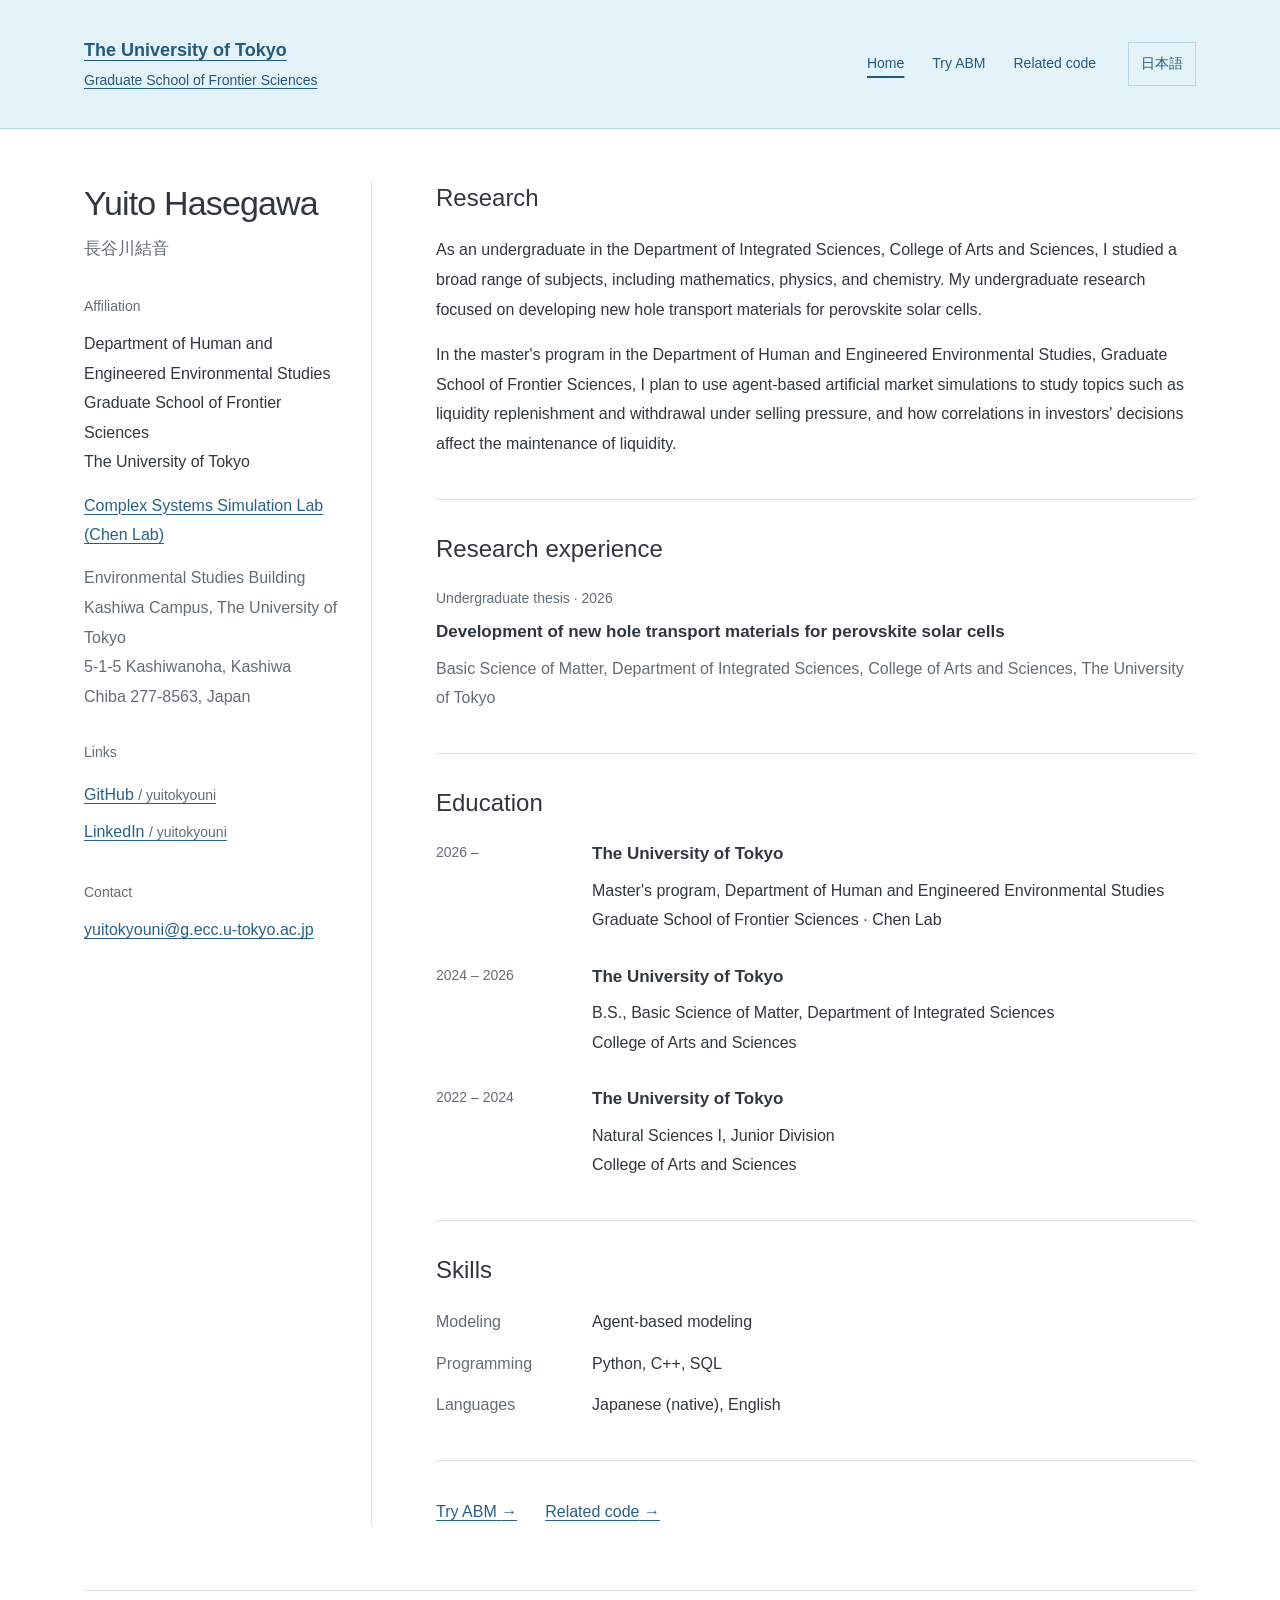
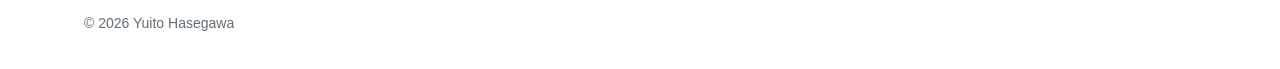
<file: education.html>
<!doctype html>
<html lang="ja">
<head>
  <meta charset="utf-8">
  <meta name="viewport" content="width=device-width, initial-scale=1">
  <title data-ja="学歴 | 長谷川結音" data-en="Education | Yuito Hasegawa">学歴 | 長谷川結音</title>
  <link rel="stylesheet" href="assets/style.css?v=20261004-profile">
  <script src="assets/main.js?v=20261004-profile" defer></script>
</head>
<body data-redirect="index.html#education">
  <main class="page-content page-shell"><p><a data-page-link="index.html#education" href="index.html#education"><span class="ja">ホームページの「学歴」へ移動</span><span class="en">View education on the home page</span></a></p></main>
</body>
</html>
</file>
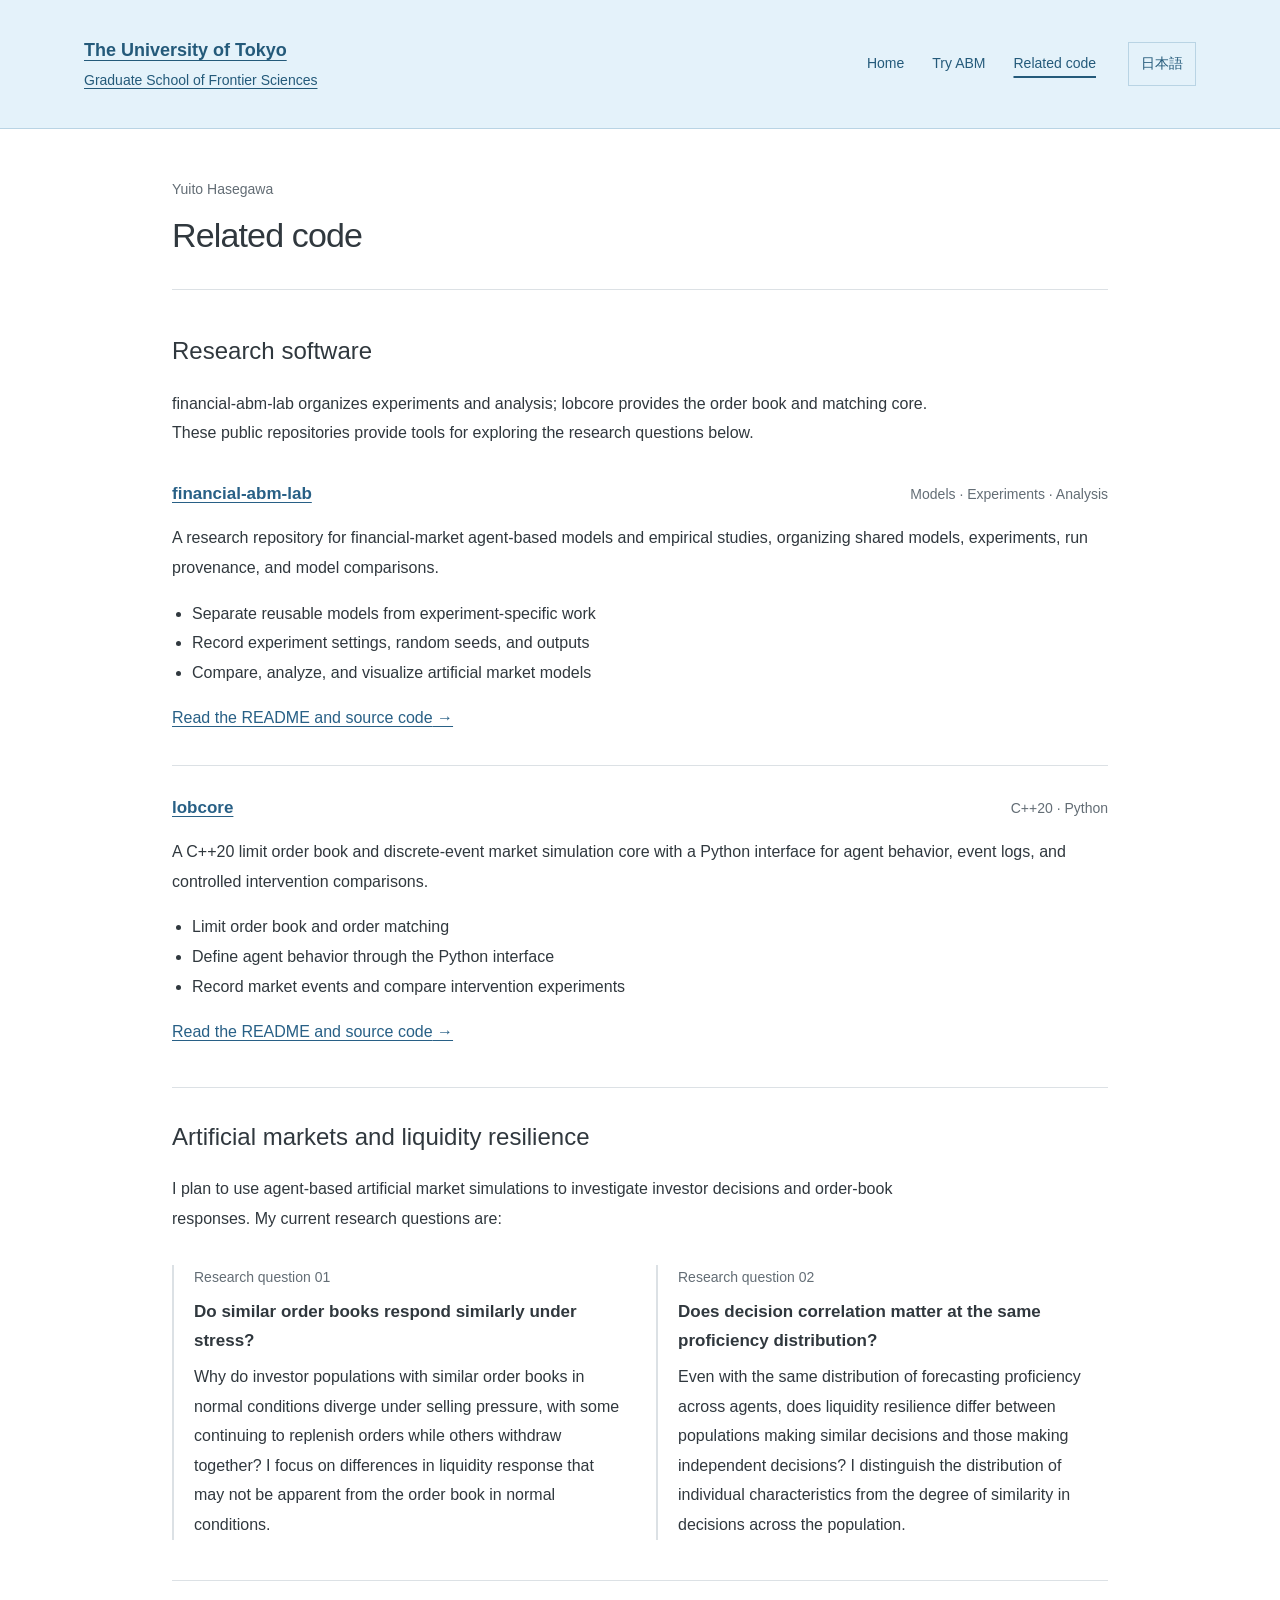
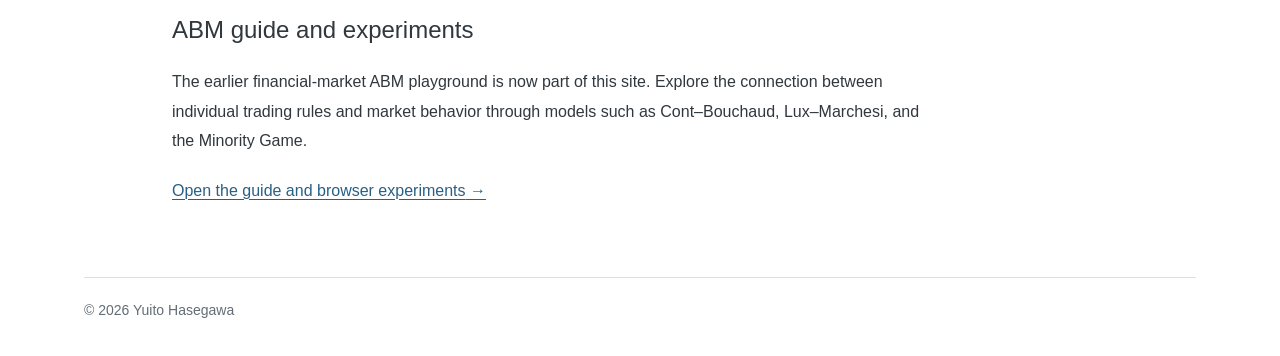
<file: research.html>
<!DOCTYPE html>
<html lang="ja">
<head>
  <meta charset="utf-8">
  <meta name="viewport" content="width=device-width, initial-scale=1">
  <meta name="color-scheme" content="light dark">
  <title data-ja="関連するコード | 長谷川結音" data-en="Related code | Yuito Hasegawa">関連するコード | 長谷川結音</title>
  <meta name="description" content="人工市場の流動性の耐久力、投資家集団の判断の相関、financial-abm-labとlobcoreの紹介。" data-ja="人工市場の流動性の耐久力、投資家集団の判断の相関、financial-abm-labとlobcoreの紹介。" data-en="Research questions on liquidity resilience and decision correlation, with financial-abm-lab and lobcore.">
  <link rel="stylesheet" href="assets/style.css?v=20261004-affiliation">
  <script src="assets/main.js?v=20261004-profile" defer></script>
</head>
<body>
  <a class="skip-link" href="#main"><span class="ja">本文へ移動</span><span class="en">Skip to content</span></a>
  <header class="site-header">
    <div class="header-inner page-shell">
      <div class="site-branding">
        <a class="affiliation-link university-link" href="https://www.u-tokyo.ac.jp/"><span class="ja">東京大学</span><span class="en" lang="en">The University of Tokyo</span></a>
        <a class="affiliation-link graduate-school-link" href="https://www.k.u-tokyo.ac.jp/"><span class="ja">大学院新領域創成科学研究科</span><span class="en" lang="en">Graduate School of Frontier Sciences</span></a>
      </div>
      <nav aria-label="メインナビゲーション" data-label-ja="メインナビゲーション" data-label-en="Main navigation">
      <a data-page-link="index.html" href="index.html"><span class="ja">ホーム</span><span class="en">Home</span></a>
      <a data-page-link="abm/index.html" href="abm/index.html"><span class="ja">ABMを試す</span><span class="en">Try ABM</span></a>
      <a data-page-link="research.html" href="research.html" aria-current="page"><span class="ja">関連するコード</span><span class="en">Related code</span></a>
      </nav>
      <button id="lang" type="button" hidden aria-label="Switch to English"><span class="ja" lang="en">English</span><span class="en" lang="ja">日本語</span></button>
    </div>
  </header>
  <main id="main" class="page-content page-shell" tabindex="-1">
    <header class="page-heading"><p class="eyebrow"><span class="ja">長谷川結音</span><span class="en">Yuito Hasegawa</span></p><h1><span class="ja">関連するコード</span><span class="en">Related code</span></h1></header>
    <section class="content-section" aria-labelledby="software-heading">
      <h2 id="software-heading"><span class="ja">研究用ソフトウェア</span><span class="en">Research software</span></h2>
      <p class="reading-width"><span class="ja">実験・解析をまとめる financial-abm-lab と、注文板・約定処理を担う lobcore。現在公開しているコードと、これから検討する研究の問いをつなぐ基盤です。</span><span class="en">financial-abm-lab organizes experiments and analysis; lobcore provides the order book and matching core. These public repositories provide tools for exploring the research questions below.</span></p>
      <article class="project-entry">
        <div class="project-heading"><h3><a href="https://github.com/yuitokyouni/financial-abm-lab">financial-abm-lab</a></h3><span class="entry-meta"><span class="ja">モデル・実験・解析</span><span class="en">Models · Experiments · Analysis</span></span></div>
        <p><span class="ja">金融市場のエージェントベースモデルと実証研究をまとめた研究リポジトリです。共通モデルを使った実験、条件・乱数シード・結果の記録、モデル間の比較を管理しています。</span><span class="en">A research repository for financial-market agent-based models and empirical studies, organizing shared models, experiments, run provenance, and model comparisons.</span></p>
        <ul class="detail-list"><li><span class="ja">モデルと実験を分け、共通モデルを複数の実験から利用</span><span class="en">Separate reusable models from experiment-specific work</span></li><li><span class="ja">実験条件・乱数シード・出力を記録して結果を追跡</span><span class="en">Record experiment settings, random seeds, and outputs</span></li><li><span class="ja">人工市場モデルの比較、解析、可視化</span><span class="en">Compare, analyze, and visualize artificial market models</span></li></ul>
        <a href="https://github.com/yuitokyouni/financial-abm-lab#readme"><span class="ja">README・ソースコードを読む</span><span class="en">Read the README and source code</span> →</a>
      </article>
      <article class="project-entry">
        <div class="project-heading"><h3><a href="https://github.com/yuitokyouni/lobcore">lobcore</a></h3><span class="entry-meta">C++20 · Python</span></div>
        <p><span class="ja">C++20で実装した指値注文板と離散イベント型の市場シミュレーション基盤です。Pythonで記述したエージェントの注文・約定・取消を処理し、イベントログや介入の比較を支援します。</span><span class="en">A C++20 limit order book and discrete-event market simulation core with a Python interface for agent behavior, event logs, and controlled intervention comparisons.</span></p>
        <ul class="detail-list"><li><span class="ja">指値注文板と注文のマッチング</span><span class="en">Limit order book and order matching</span></li><li><span class="ja">Pythonからエージェントの行動を定義</span><span class="en">Define agent behavior through the Python interface</span></li><li><span class="ja">市場イベントの記録と介入実験の比較</span><span class="en">Record market events and compare intervention experiments</span></li></ul>
        <a href="https://github.com/yuitokyouni/lobcore#readme"><span class="ja">README・ソースコードを読む</span><span class="en">Read the README and source code</span> →</a>
      </article>
    </section>
    <section class="content-section" aria-labelledby="theme-heading">
      <h2 id="theme-heading"><span class="ja">人工市場と流動性の耐久力</span><span class="en">Artificial markets and liquidity resilience</span></h2>
      <p class="reading-width"><span class="ja">エージェントベースモデルを用いた人工市場シミュレーションで、投資家集団の判断と注文板の応答を調べる予定です。現在は、次の2つの問いを研究テーマとして考えています。</span><span class="en">I plan to use agent-based artificial market simulations to investigate investor decisions and order-book responses. My current research questions are:</span></p>
      <div class="question-list">
        <article><p class="entry-meta"><span class="ja">研究の問い 01</span><span class="en">Research question 01</span></p><h3><span class="ja">似た注文板は、負荷の下でも同じように振る舞うか</span><span class="en">Do similar order books respond similarly under stress?</span></h3><p><span class="ja">平常時には似た注文板をつくる投資家集団が、売り圧力を受けたとき、なぜ注文の補充を続ける集団と一斉に退く集団に分かれるのでしょうか。通常時の見た目だけでは捉えにくい、流動性の応答の違いに着目します。</span><span class="en">Why do investor populations with similar order books in normal conditions diverge under selling pressure, with some continuing to replenish orders while others withdraw together? I focus on differences in liquidity response that may not be apparent from the order book in normal conditions.</span></p></article>
        <article><p class="entry-meta"><span class="ja">研究の問い 02</span><span class="en">Research question 02</span></p><h3><span class="ja">同じ習熟度の分布でも、判断の相関で耐久力は変わるか</span><span class="en">Does decision correlation matter at the same proficiency distribution?</span></h3><p><span class="ja">各エージェントの予測の習熟度の分布が同じでも、互いに似た判断をする集団と、独立した判断をする集団では、流動性の耐久力が異なるのでしょうか。個々の特性の分布と、集団内で判断が似通う度合いを分けて考えます。</span><span class="en">Even with the same distribution of forecasting proficiency across agents, does liquidity resilience differ between populations making similar decisions and those making independent decisions? I distinguish the distribution of individual characteristics from the degree of similarity in decisions across the population.</span></p></article>
      </div>
    </section>
    <section class="content-section" aria-labelledby="abm-heading">
      <h2 id="abm-heading"><span class="ja">ABM入門・実験</span><span class="en">ABM guide and experiments</span></h2>
      <p class="reading-width"><span class="ja">以前作成した「金融マーケット ABM — 実験 playground」を、このサイトの中に移しました。Cont–Bouchaud、Lux–Marchesi、Minority Gameなどを通じて、個々の取引ルールと市場全体の振る舞いのつながりを試せます。</span><span class="en">The earlier financial-market ABM playground is now part of this site. Explore the connection between individual trading rules and market behavior through models such as Cont–Bouchaud, Lux–Marchesi, and the Minority Game.</span></p>
      <a class="text-link" data-page-link="abm/index.html" href="abm/index.html"><span class="ja">解説とブラウザ実験を開く</span><span class="en">Open the guide and browser experiments</span> <span aria-hidden="true">→</span></a>
    </section>
  </main>
  <div class="page-shell"><footer class="site-footer"><p>© <span class="year">2026</span> <span class="ja">長谷川結音</span><span class="en">Yuito Hasegawa</span></p></footer></div>
</body>
</html>
</file>
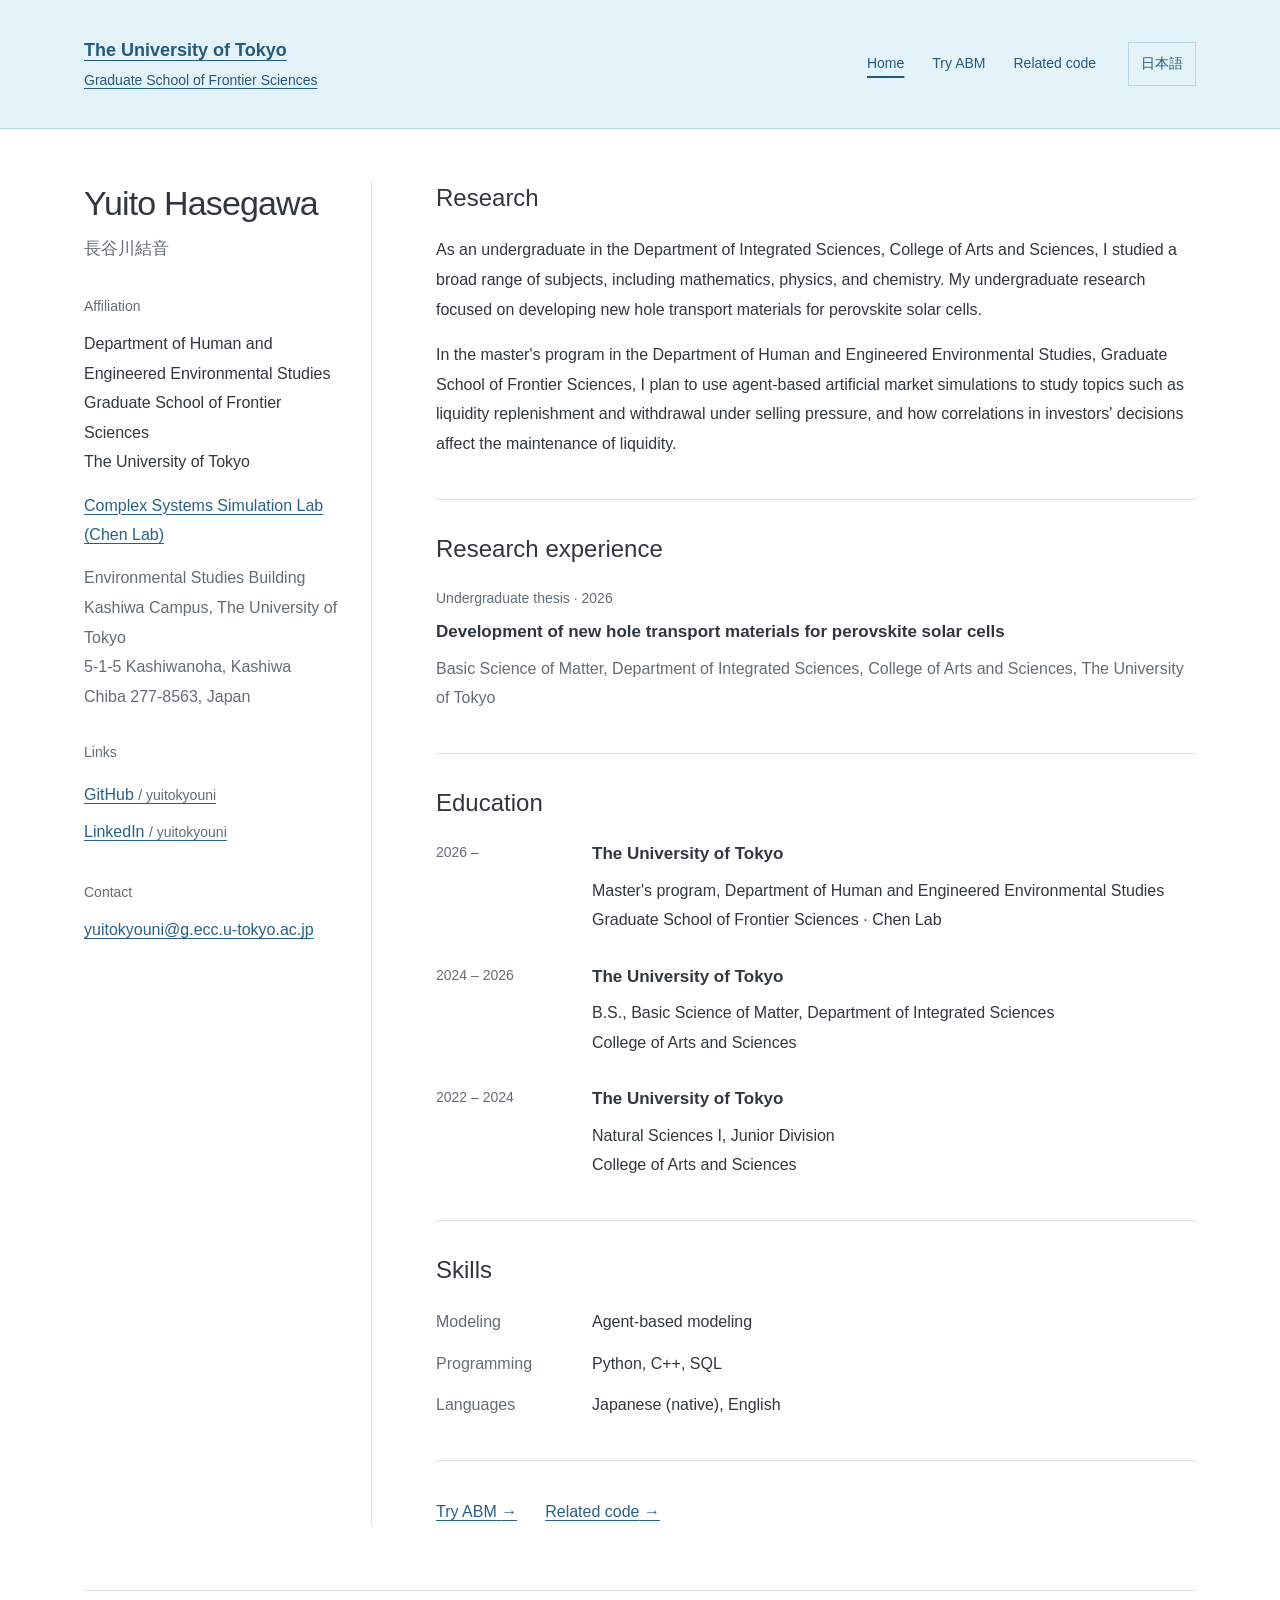
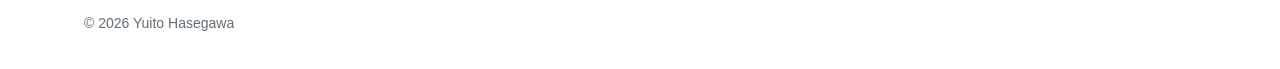
<file: skills.html>
<!doctype html>
<html lang="ja">
<head>
  <meta charset="utf-8">
  <meta name="viewport" content="width=device-width, initial-scale=1">
  <title data-ja="スキル | 長谷川結音" data-en="Skills | Yuito Hasegawa">スキル | 長谷川結音</title>
  <link rel="stylesheet" href="assets/style.css?v=20261004-profile">
  <script src="assets/main.js?v=20261004-profile" defer></script>
</head>
<body data-redirect="index.html#skills">
  <main class="page-content page-shell"><p><a data-page-link="index.html#skills" href="index.html#skills"><span class="ja">ホームページの「スキル」へ移動</span><span class="en">View skills on the home page</span></a></p></main>
</body>
</html>
</file>
<file: assets/style.css>
:root {
  color-scheme: light dark;
  --paper: #fff;
  --ink: #30383e;
  --muted: #636d75;
  --link: #286086;
  --line: #dce1e5;
  --header-bg: #e4f2fa;
}
html[lang="ja"] .en,
html[lang="en"] .ja,
[hidden] { display: none !important; }
* { box-sizing: border-box; }
html { scroll-padding-top: 2rem; }
body {
  margin: 0;
  color: var(--ink);
  background: var(--paper);
  font-family: -apple-system, BlinkMacSystemFont, "Segoe UI", "Hiragino Sans", "Noto Sans JP", sans-serif;
  font-size: 1rem;
  line-height: 1.85;
  overflow-wrap: anywhere;
}
.page-shell { max-width: 75rem; margin-inline: auto; padding-inline: 2.75rem; }
a { color: var(--link); text-underline-offset: .2em; text-decoration-thickness: 1px; }
a:hover { text-decoration-thickness: 2px; }
a:focus-visible, button:focus-visible { outline: 2px solid var(--link); outline-offset: 5px; }
p { margin: 0 0 1rem; }
h1, h2, h3 { color: var(--ink); }
h1 { margin: 0; font-size: 2.125rem; line-height: 1.3; font-weight: 500; letter-spacing: -.025em; }
h2 { margin: 0 0 1.3rem; font-size: 1.5rem; line-height: 1.4; font-weight: 400; }
h3 { margin: 0 0 .4rem; font-size: 1.0625rem; line-height: 1.7; font-weight: 600; }
.muted, .entry-meta { color: var(--muted); }
.skip-link { position: absolute; top: .5rem; left: 1rem; z-index: 2; padding: .5rem 1rem; background: var(--paper); transform: translateY(-200%); }
.skip-link:focus { transform: translateY(0); }
.site-header {
  --link: #245a7a;
  --line: #b9d4e4;
  color: #234b63;
  background: var(--header-bg);
  border-bottom: 1px solid var(--line);
}
.header-inner {
  display: flex;
  align-items: center;
  gap: 2rem;
  min-height: 8rem;
  padding-block: 1.75rem;
}
.site-branding { display: flex; flex-direction: column; align-items: flex-start; gap: .35rem; min-width: 0; max-width: 30rem; }
.affiliation-link { display: block; line-height: 1.5; }
.university-link { font-size: 1.125rem; font-weight: 600; }
.graduate-school-link { font-size: .875rem; }
.site-header nav { display: flex; flex-wrap: wrap; gap: .25rem 1.75rem; margin-left: auto; }
.site-header nav a { display: inline-block; padding: .5rem 0; font-size: .875rem; text-decoration: none; }
.site-header nav a:hover { text-decoration: underline; }
.site-header nav a[aria-current="page"] { text-decoration: underline; text-decoration-thickness: 2px; text-underline-offset: .5rem; }
#lang { flex-shrink: 0; min-height: 2.75rem; padding: .4rem .75rem; color: var(--link); background: transparent; border: 1px solid var(--line); font: inherit; font-size: .875rem; cursor: pointer; }
#lang:hover { border-color: var(--link); }
.profile-layout { display: grid; grid-template-columns: minmax(0, 18rem) minmax(0, 1fr); gap: 4rem; padding: 3.25rem 0 4rem; }
.profile { padding-right: 2rem; border-right: 1px solid var(--line); }
.name-secondary { margin: .5rem 0 1.65rem; color: var(--muted); font-size: 1.0625rem; }
.profile-section { margin-top: 2rem; }
.profile-section h2 { margin-bottom: .8rem; color: var(--muted); font-size: .875rem; font-weight: 500; }
.profile-section p { margin-bottom: .85rem; }
.profile-links { padding: 0; margin: 0; list-style: none; }
.profile-links a { display: inline-block; padding: .25rem 0; }
.profile-links .muted { font-size: .875rem; }
main { min-width: 0; }
.page-content { max-width: 64rem; padding-block: 3rem 4.5rem; }
.page-heading { margin-bottom: 2.75rem; padding-bottom: 2rem; border-bottom: 1px solid var(--line); }
.eyebrow { margin-bottom: .65rem; color: var(--muted); font-size: .875rem; }
.reading-width { max-width: 48rem; }
.text-link { display: inline-block; margin-top: .25rem; }
.inline-links { display: flex; flex-wrap: wrap; gap: .5rem 1.75rem; }
.question-list { margin-top: 2rem; display: grid; grid-template-columns: 1fr 1fr; gap: 2rem; }
.question-list article { padding-left: 1.25rem; border-left: 2px solid var(--line); }
.question-list article p:last-child { margin-bottom: 0; }
.project-entry { margin-top: 2rem; }
.project-entry + .project-entry { padding-top: 1.75rem; border-top: 1px solid var(--line); }
.project-heading { display: flex; flex-wrap: wrap; align-items: baseline; justify-content: space-between; gap: .25rem 1.5rem; margin-bottom: .5rem; }
.detail-list { padding-left: 1.25rem; margin: 0 0 1rem; }
.content-section + .content-section { margin-top: 2.5rem; padding-top: 2rem; border-top: 1px solid var(--line); }
.content-section > :last-child { margin-bottom: 0; }
.entry-meta { margin: 0 0 .5rem; font-size: .875rem; line-height: 1.75; }
.research-entry p:last-child { margin-bottom: 0; }
.education-list { list-style: none; padding: 0; margin: 0; }
.education-list li { display: grid; grid-template-columns: 8.5rem minmax(0, 1fr); gap: 1.25rem; }
.education-list li + li { margin-top: 1.75rem; }
.education-list p { margin-bottom: 0; }
.skills-list { margin: 0; }
.skills-list > div { display: grid; grid-template-columns: 8.5rem minmax(0, 1fr); gap: 1.25rem; margin-top: .75rem; }
.skills-list dt { color: var(--muted); }
.skills-list dd { margin: 0; }
.site-footer { padding: 1.25rem 0 2rem; border-top: 1px solid var(--line); color: var(--muted); font-size: .875rem; }
.site-footer p { margin: 0; }
@media (max-width: 62rem) {
  .page-shell { padding-inline: 2rem; }
  .header-inner { flex-wrap: wrap; }
  .site-branding { margin-right: auto; }
  .site-header nav { order: 3; flex-basis: 100%; margin-left: 0; }
  .profile-layout { grid-template-columns: minmax(0, 15rem) minmax(0, 1fr); gap: 2.5rem; }
  .profile { padding-right: 1.5rem; }
  .education-list li, .skills-list > div { grid-template-columns: 1fr; gap: .25rem; }
  .desktop-break { display: none; }
}
@media (max-width: 46rem) {
  .page-shell { padding-inline: 1.25rem; }
  .header-inner { flex-wrap: wrap; gap: 1rem; min-height: 0; padding-block: 1.25rem; }
  .site-branding { flex-basis: 100%; }
  .site-header nav { order: 2; flex: 1; gap: .25rem 1rem; }
  #lang { order: 3; margin-left: auto; }
  .profile-layout { grid-template-columns: 1fr; gap: 2.25rem; padding: 2rem 0 3rem; }
  .profile { padding: 0 0 2rem; border-right: 0; border-bottom: 1px solid var(--line); }
  .profile-section { margin-top: 1.5rem; }
  .page-content { padding-block: 2rem 3rem; }
  .page-heading { margin-bottom: 2rem; padding-bottom: 1.5rem; }
  .question-list { grid-template-columns: 1fr; gap: 1.5rem; }
  .content-section + .content-section { margin-top: 2rem; padding-top: 1.75rem; }
}
@media (prefers-color-scheme: dark) {
  :root { --paper: #161b20; --ink: #e2e7eb; --muted: #a5afb8; --link: #92c4e5; --line: #35414b; }
}
@media print {
  :root { color-scheme: light; --paper: #fff; --ink: #222; --muted: #555; --link: #222; --line: #ccc; }
  @page { margin: 15mm; }
  body { max-width: none; padding: 0; font-size: 10pt; line-height: 1.55; }
  .page-shell { max-width: none; padding-inline: 0; }
  .site-header, .skip-link { display: none; }
  .profile-layout { display: block; padding: 0; }
  .page-content { padding-block: 0; }
  .page-heading { margin-bottom: 1rem; padding-bottom: 1rem; }
  .profile { padding: 0 0 1rem; margin-bottom: 1rem; border-right: 0; border-bottom: 1px solid var(--line); }
  h1 { font-size: 21pt; }
  h2 { font-size: 14pt; margin-bottom: .65rem; }
  h3 { font-size: 11pt; }
  .name-secondary, .profile-section p { margin-bottom: .5rem; }
  .profile-section { margin-top: .75rem; }
  .content-section + .content-section { margin-top: 1rem; padding-top: 1rem; }
  .education-list li, .skills-list > div { grid-template-columns: 8.5rem minmax(0, 1fr); }
  .education-list li + li { margin-top: .8rem; }
  .research-entry, .education-list li, .skills-list > div { break-inside: avoid; }
  h2, h3 { break-after: avoid; }
  a { text-decoration: none; }
  .site-footer { margin-top: 1rem; padding: .75rem 0 0; }
}
</file>
<file: abm/style.css>
/* ABM learning pages. Header, navigation, and typography come from myHP. */
.abm-page { padding-block: 2.75rem 4rem; }
.abm-breadcrumb, .legacy-demo .crumb { font-size: .875rem; margin-bottom: 1.25rem; }
.abm-intro { margin-block: 1rem 2.5rem; color: var(--muted); font-size: 1.15rem; }
.abm-page > .content-section { max-width: 65rem; }
.abm-page > .content-section + .content-section { margin-top: 2.5rem; }
.abm-steps { padding-left: 1.5rem; }
.abm-steps li + li { margin-top: .4rem; }
.abm-callout, .language-note { padding: 1rem 1.25rem; border-left: 3px solid var(--link); background: color-mix(in srgb, var(--link) 6%, var(--paper)); }
.abm-models { padding: 0; margin: 0; list-style: none; display: grid; grid-template-columns: repeat(2,minmax(0,1fr)); gap: 2rem 3rem; }
.abm-models > li { min-width: 0; border-top: 1px solid var(--line); padding-top: 1.25rem; }
.abm-models h3 { font-size: 1.2rem; font-weight: 500; margin-bottom: .75rem; }
.abm-models p { margin-bottom: .7rem; }
.abm-models .entry-meta, .abm-observe, .abm-demo-link { font-size: .875rem; }
.abm-observe { color: var(--muted); }
.abm-demo-link .muted { margin-left: .5rem; }
.abm-page code { font-size: .85em; overflow-wrap: anywhere; }
.abm-explanation { min-width: 0; margin-block: 1rem; border: 1px solid var(--line); font-size: .875rem; }
.abm-explanation > summary { padding: .75rem 1rem; cursor: pointer; color: var(--link); font-weight: 600; }
.abm-explanation[open] > summary { border-bottom: 1px solid var(--line); }
.abm-explanation-body { padding: 1rem; }
.abm-explanation h3, .abm-explanation h4 { font-size: 1rem; margin-block: 0 .5rem; }
.abm-explanation h3:not(:first-child), .abm-explanation h4:not(:first-child) { margin-top: 1.25rem; }
.abm-explanation ol { padding-left: 1.5rem; }
.abm-explanation ol li + li { margin-top: .5rem; }
.abm-source { min-width: 0; margin-top: .75rem; border-top: 1px solid var(--line); }
.abm-source > summary { padding-block: .65rem; cursor: pointer; }
.abm-source p { font-size: .8rem; }
.abm-source pre { max-width: 100%; max-height: 30rem; overflow: auto; padding: 1rem; background: color-mix(in srgb, var(--ink) 4%, var(--paper)); border: 1px solid var(--line); line-height: 1.65; tab-size: 4; }
.abm-source pre code { font-family: ui-monospace, SFMono-Regular, Consolas, monospace; font-size: .8rem; white-space: pre; overflow-wrap: normal; }
.abm-explanation summary:focus-visible, .abm-source pre:focus-visible, .source-retry:focus-visible { outline: 2px solid var(--link); outline-offset: 3px; }
.source-status { color: var(--muted); }
.source-retry { padding: .4rem .75rem; font: inherit; color: var(--link); background: var(--paper); border: 1px solid var(--line); cursor: pointer; }
.legacy-demo .page { border-bottom: 1px solid var(--line); padding-bottom: 1rem; margin-bottom: 1.5rem; }
.legacy-demo h1 { font-size: clamp(1.5rem,3vw,2rem); }
.legacy-demo .paper { margin-top: .65rem; color: var(--muted); font-size: .85rem; }
.legacy-demo .lead { max-width: 55rem; }
.legacy-demo .language-note { font-size: .875rem; }
.legacy-demo .banner { margin: 1rem 0; padding: .8rem 1rem; border: 1px solid var(--line); font-size: .875rem; }
.legacy-demo .banner.hidden { display: none; }
.legacy-demo .banner.warn { border-color: #ba8738; }
.legacy-demo .layout { display: grid; grid-template-columns: 16rem minmax(0,1fr); align-items: start; gap: 2rem; margin-top: 2rem; }
.legacy-demo .controls { border: 1px solid var(--line); padding: 1.25rem; }
.legacy-demo .controls h2 { font-size: 1.125rem; margin-bottom: 1rem; }
.legacy-demo .ctl { margin-bottom: 1rem; }
.legacy-demo label { display: block; margin-bottom: .3rem; font-size: .875rem; }
.legacy-demo label .val { float: right; font-variant-numeric: tabular-nums; color: var(--link); }
.legacy-demo input[type="range"] { width: 100%; min-height: 1.75rem; accent-color: var(--link); }
.legacy-demo input[type="number"], .legacy-demo select { width: 100%; padding: .45rem .6rem; border: 1px solid var(--line); background: var(--paper); color: var(--ink); font: inherit; font-size: .875rem; }
.legacy-demo input:focus-visible, .legacy-demo select:focus-visible, .legacy-demo summary:focus-visible { outline: 2px solid var(--link); outline-offset: 3px; }
.legacy-demo .hint { font-size: .75rem; color: var(--muted); line-height: 1.6; }
.legacy-demo .run, .legacy-demo .ghost { width: 100%; min-height: 2.75rem; padding: .65rem; font: inherit; font-size: .875rem; cursor: pointer; border: 1px solid var(--link); border-radius: 0; }
.legacy-demo .run { background: var(--link); color: var(--paper); font-weight: 600; }
.legacy-demo .ghost { margin-top: .65rem; background: transparent; color: var(--link); }
.legacy-demo button:disabled { cursor: wait; opacity: .55; }
.legacy-demo .status { margin-top: 1rem; font-size: .8rem; line-height: 1.6; min-height: 1.5rem; }
.legacy-demo .dot { display: inline-block; width: .5rem; height: .5rem; border-radius: 50%; margin-right: .45rem; background: var(--muted); }
.legacy-demo .busy .dot { background: #ba8738; }
.legacy-demo .ok .dot { background: #2b9f81; }
.legacy-demo .err .dot { background: #d96960; }
.legacy-demo .simulation-results, .legacy-demo .plots, .legacy-demo .plot { min-width: 0; }
.legacy-demo .metrics { display: flex; flex-wrap: wrap; gap: 1rem; margin: 0 0 1rem; }
.legacy-demo .metric { border-bottom: 1px solid var(--line); padding: .25rem 0 .5rem; min-width: 7rem; }
.legacy-demo .metric .k { font-size: .75rem; color: var(--muted); }
.legacy-demo .metric .v { font-variant-numeric: tabular-nums; font-size: 1.2rem; }
.legacy-demo .plots { display: grid; grid-template-columns: 1fr; gap: 1.25rem; }
.legacy-demo .plot { border: 1px solid var(--line); padding: .5rem; }
.legacy-demo .plot .cap { padding: .25rem .5rem; font-size: .8rem; color: var(--muted); }
.legacy-demo .notes { margin-top: 2rem; padding-top: 1rem; border-top: 1px solid var(--line); font-size: .875rem; }
.legacy-demo .notes summary { cursor: pointer; font-size: 1rem; padding-block: .5rem; }
.legacy-demo .notes table { width: 100%; border-collapse: collapse; margin: 1rem 0; }
.legacy-demo .notes th, .legacy-demo .notes td { text-align: left; padding: .5rem; border: 1px solid var(--line); }
@media (max-width: 62rem) {
  .legacy-demo .layout { grid-template-columns: 1fr; }
  .legacy-demo #controls { display: grid; grid-template-columns: repeat(2,minmax(0,1fr)); gap: 0 1.5rem; }
}
@media (max-width: 46rem) {
  .abm-page { padding-block: 2rem 3rem; }
  .abm-models { grid-template-columns: 1fr; gap: 1.5rem; }
  .legacy-demo #controls { grid-template-columns: 1fr; }
  .legacy-demo .layout { gap: 1.5rem; }
}
@media print {
  .abm-page { padding-block: 0; }
  .abm-models { display: block; }
  .abm-models > li { break-inside: avoid; margin-bottom: 1rem; }
  .abm-source pre { max-height: none; white-space: pre-wrap; }
  .abm-source pre code { white-space: pre-wrap; overflow-wrap: anywhere; }
  .abm-demo-link, .abm-breadcrumb, .legacy-demo .controls, .legacy-demo .language-note, .legacy-demo .banner, .legacy-demo .crumb { display: none; }
  .legacy-demo .layout { display: block; }
  .legacy-demo .plot { break-inside: avoid; }
}
</file>
